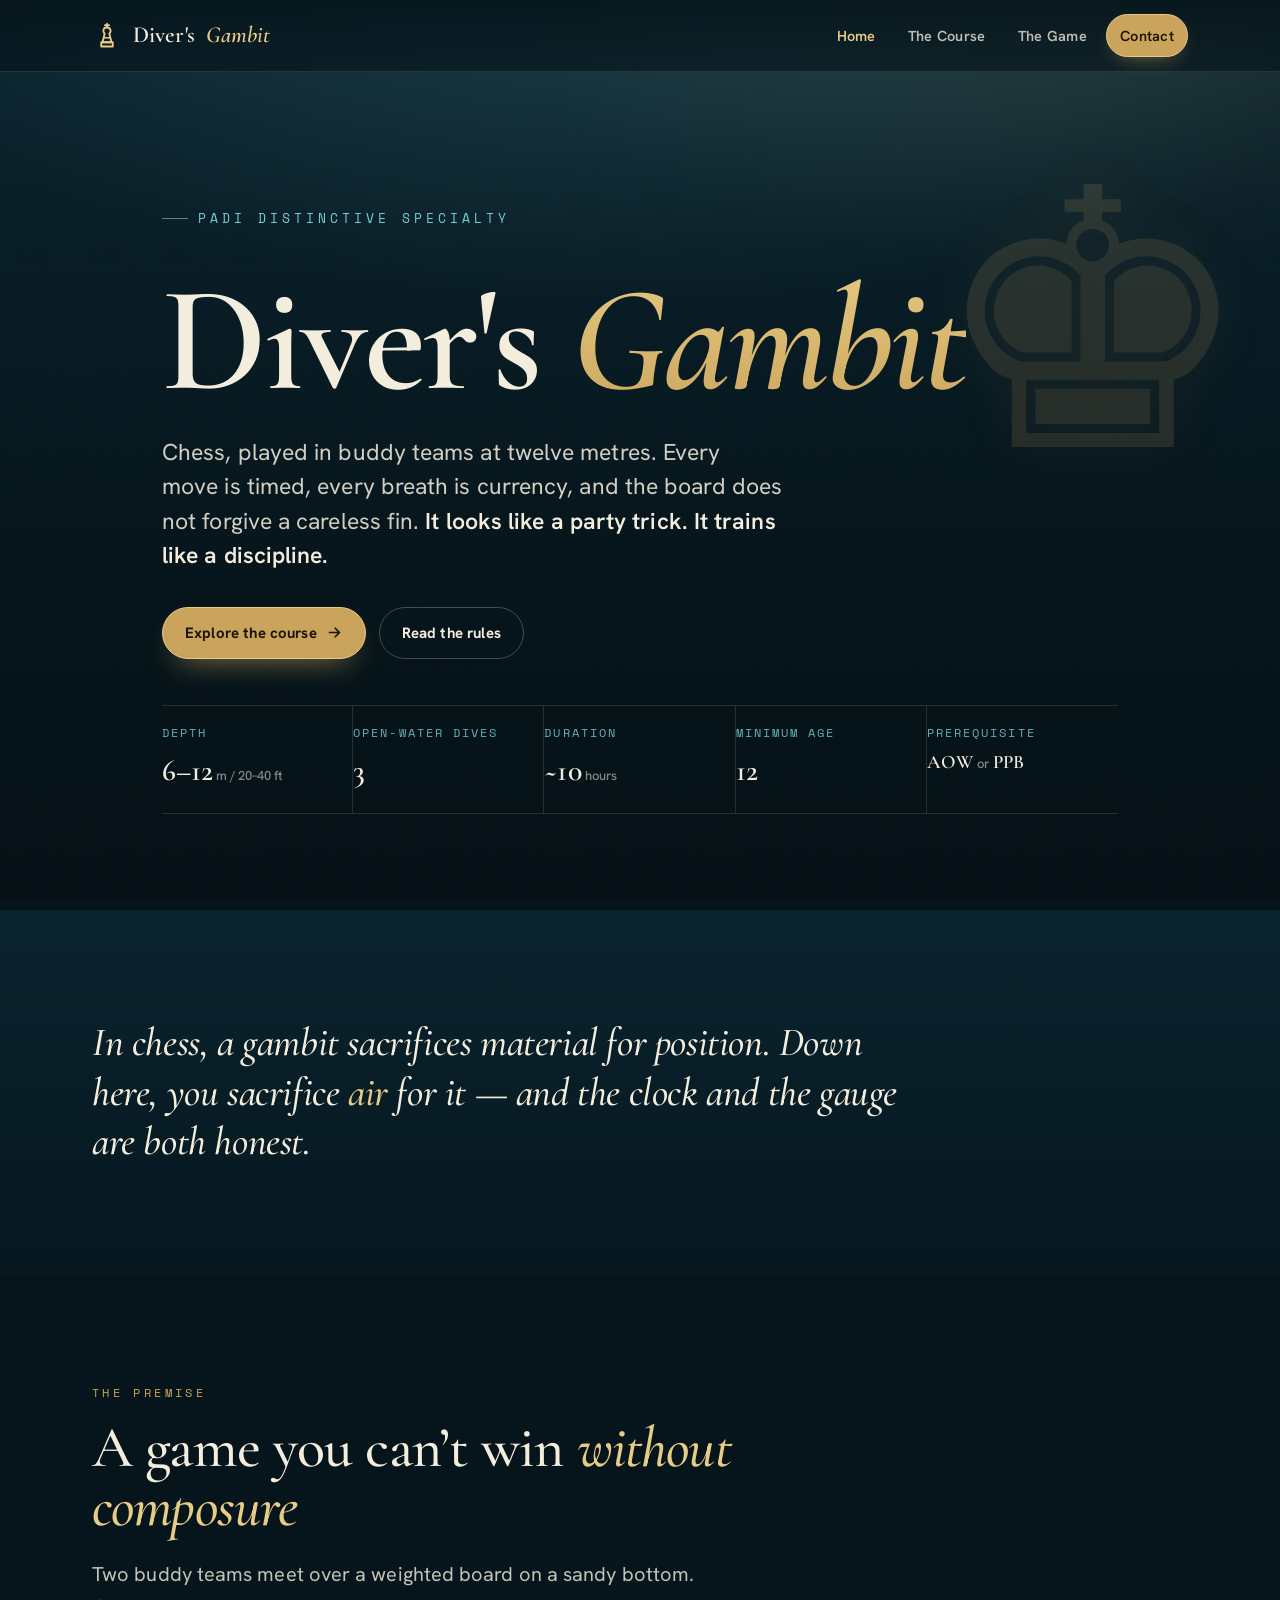
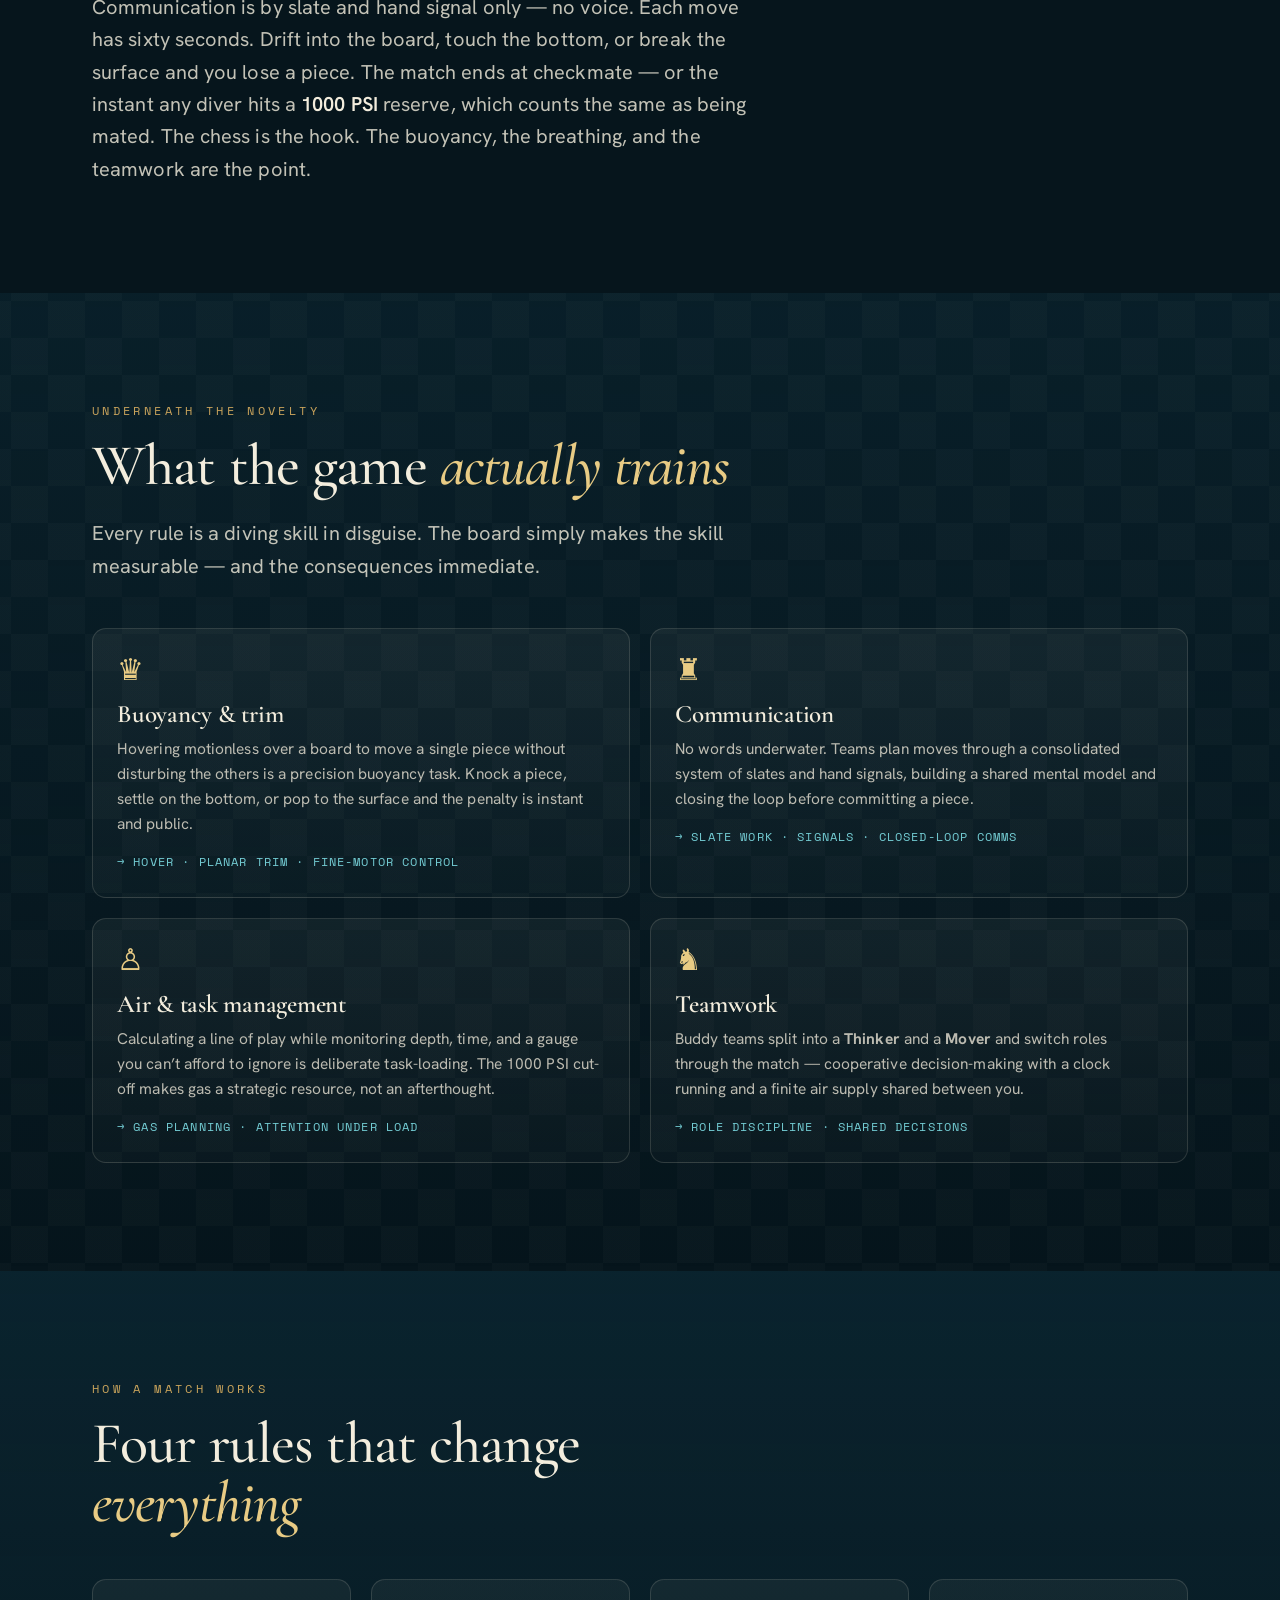
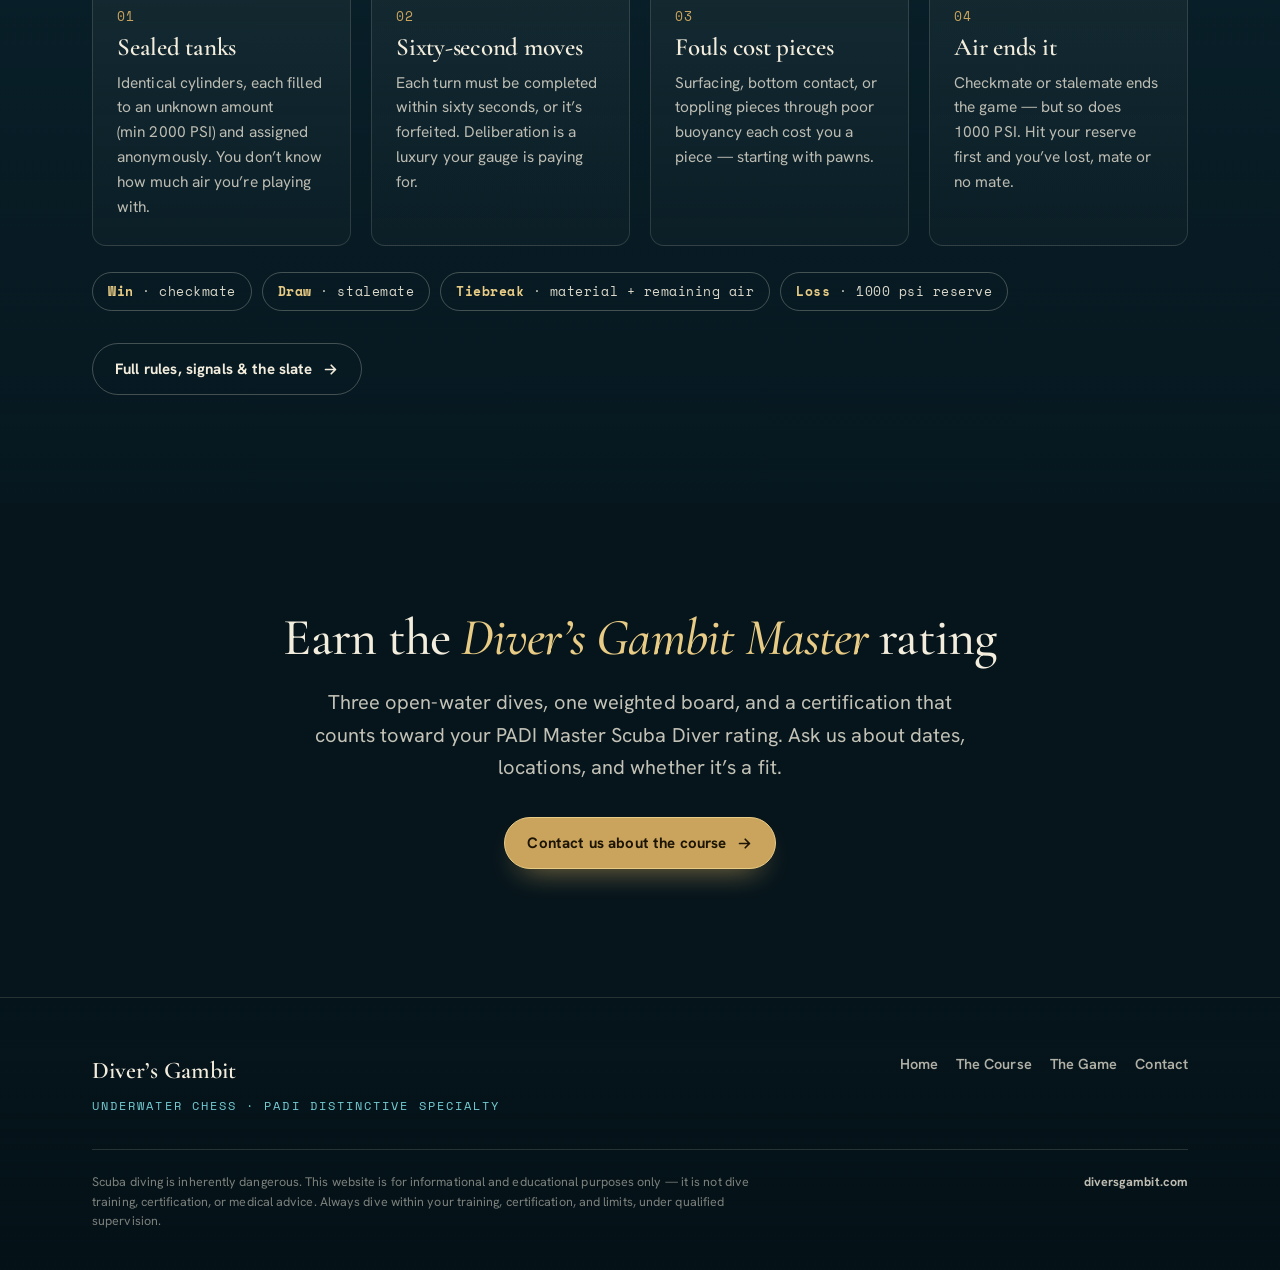
<file: index.html>
<!DOCTYPE html>
<html lang="en">
<head>
<meta charset="UTF-8">
<meta name="viewport" content="width=device-width, initial-scale=1.0">
<script>document.documentElement.classList.add('js')</script>
<title>Diver's Gambit — Chess at twelve metres · PADI Distinctive Specialty</title>
<meta name="description" content="The Diver's Gambit Specialty: a PADI distinctive specialty where buddy teams play timed chess underwater. A novelty wrapper around real training in buoyancy, communication, and air management.">
<meta name="theme-color" content="#06151c">
<link rel="canonical" href="https://diversgambit.com/">
<link rel="icon" href="favicon.svg" type="image/svg+xml">
<link rel="icon" href="favicon.ico" sizes="any">
<link rel="icon" type="image/png" sizes="32x32" href="favicon-32.png">
<link rel="icon" type="image/png" sizes="16x16" href="favicon-16.png">
<link rel="apple-touch-icon" href="apple-touch-icon.png">
<meta property="og:title" content="Diver's Gambit — Chess at twelve metres">
<meta property="og:description" content="A PADI distinctive specialty. Buddy teams play timed chess underwater while training buoyancy, communication, and air management.">
<meta property="og:type" content="website">
<link rel="preconnect" href="https://fonts.googleapis.com">
<link rel="preconnect" href="https://fonts.gstatic.com" crossorigin>
<link href="https://fonts.googleapis.com/css2?family=Cormorant+Garamond:ital,wght@0,500;0,600;0,700;1,500;1,600&family=Hanken+Grotesk:wght@400;500;600;700;800&family=Space+Mono:wght@400;700&display=swap" rel="stylesheet">
<link rel="stylesheet" href="styles.css">
<script src="nav.js" defer></script>
</head>
<body class="page">
<div class="grain" aria-hidden="true"></div>

<header class="site-nav">
  <div class="wrap">
    <a class="logo" href="index.html">
      <svg class="mark" viewBox="0 0 24 24" fill="none" stroke="currentColor" stroke-width="1.5" stroke-linecap="round" stroke-linejoin="round" aria-hidden="true">
        <path d="M12 2.2v2.4M10.4 3.4h3.2"/>
        <path d="M12 5.2c-1.7 0-2.9 1.2-2.9 2.7 0 .9.45 1.6 1.05 2.1L8.4 17h7.2l-1.75-7c.6-.5 1.05-1.2 1.05-2.1 0-1.5-1.2-2.7-2.9-2.7Z"/>
        <path d="M7.4 17h9.2v3.4H7.4z"/>
        <path d="M9.6 13.4h4.8" stroke-width="1.1"/>
      </svg>
      Diver's <b>Gambit</b>
    </a>
    <button class="nav-toggle" type="button" aria-label="Menu" aria-expanded="false" aria-controls="primary-nav"><svg viewBox="0 0 24 24" width="24" height="24" aria-hidden="true"><line x1="3" y1="6" x2="21" y2="6"/><line x1="3" y1="12" x2="21" y2="12"/><line x1="3" y1="18" x2="21" y2="18"/></svg></button>
    <nav id="primary-nav">
      <a href="index.html" class="active">Home</a>
      <a href="course.html">The Course</a>
      <a href="rules.html">The Game</a>
      <a href="contact.html" class="cta">Contact</a>
    </nav>
  </div>
</header>

<section class="hero">
  <span class="king" aria-hidden="true">&#9818;</span>
  <div class="wrap">
    <div class="eyebrow reveal d1">PADI Distinctive Specialty</div>
    <h1 class="reveal d2">Diver's <em>Gambit</em></h1>
    <p class="lede reveal d3">Chess, played in buddy teams at twelve metres. Every move is timed, every breath is currency, and the board does not forgive a careless fin. <b>It looks like a party trick. It trains like a discipline.</b></p>
    <div class="hero-cta reveal d4">
      <a class="btn btn-primary" href="course.html">Explore the course
        <svg viewBox="0 0 24 24" fill="none" stroke="currentColor" stroke-width="2.4"><path d="M5 12h14M13 6l6 6-6 6" stroke-linecap="round" stroke-linejoin="round"/></svg>
      </a>
      <a class="btn btn-ghost" href="rules.html">Read the rules</a>
    </div>

    <div class="facts reveal d5">
      <div class="f"><div class="k">Depth</div><div class="v">6&ndash;12<small> m / 20&ndash;40 ft</small></div></div>
      <div class="f"><div class="k">Open-water dives</div><div class="v">3</div></div>
      <div class="f"><div class="k">Duration</div><div class="v">~10<small> hours</small></div></div>
      <div class="f"><div class="k">Minimum age</div><div class="v">12</div></div>
      <div class="f"><div class="k">Prerequisite</div><div class="v" style="font-size:19px">AOW <small>or</small> PPB</div></div>
    </div>
  </div>
</section>

<section class="band tint">
  <div class="wrap">
    <p class="lead-quote">In chess, a gambit sacrifices material for position. Down here, you sacrifice <span>air</span> for it &mdash; and the clock and the gauge are both honest.</p>
  </div>
</section>

<section class="band">
  <div class="wrap">
    <div class="sec-head">
      <span class="sec-tag">The premise</span>
      <h2 class="sec">A game you can&rsquo;t win <em>without composure</em></h2>
      <p class="sec-lede">Two buddy teams meet over a weighted board on a sandy bottom. Communication is by slate and hand signal only &mdash; no voice. Each move has sixty seconds. Drift into the board, touch the bottom, or break the surface and you lose a piece. The match ends at checkmate &mdash; or the instant any diver hits a <b>1000&nbsp;PSI</b> reserve, which counts the same as being mated. The chess is the hook. The buoyancy, the breathing, and the teamwork are the point.</p>
    </div>
  </div>
</section>

<section class="band board">
  <div class="wrap">
    <div class="sec-head">
      <span class="sec-tag">Underneath the novelty</span>
      <h2 class="sec">What the game <em>actually trains</em></h2>
      <p class="sec-lede">Every rule is a diving skill in disguise. The board simply makes the skill measurable &mdash; and the consequences immediate.</p>
    </div>
    <div class="grid g2">
      <div class="card">
        <span class="glyph" aria-hidden="true">&#9819;</span>
        <h3>Buoyancy &amp; trim</h3>
        <p>Hovering motionless over a board to move a single piece without disturbing the others is a precision buoyancy task. Knock a piece, settle on the bottom, or pop to the surface and the penalty is instant and public.</p>
        <span class="tie">→ Hover · planar trim · fine-motor control</span>
      </div>
      <div class="card">
        <span class="glyph" aria-hidden="true">&#9820;</span>
        <h3>Communication</h3>
        <p>No words underwater. Teams plan moves through a consolidated system of slates and hand signals, building a shared mental model and closing the loop before committing a piece.</p>
        <span class="tie">→ Slate work · signals · closed-loop comms</span>
      </div>
      <div class="card">
        <span class="glyph" aria-hidden="true">&#9817;</span>
        <h3>Air &amp; task management</h3>
        <p>Calculating a line of play while monitoring depth, time, and a gauge you can&rsquo;t afford to ignore is deliberate task-loading. The 1000&nbsp;PSI cut-off makes gas a strategic resource, not an afterthought.</p>
        <span class="tie">→ Gas planning · attention under load</span>
      </div>
      <div class="card">
        <span class="glyph" aria-hidden="true">&#9822;</span>
        <h3>Teamwork</h3>
        <p>Buddy teams split into a <b>Thinker</b> and a <b>Mover</b> and switch roles through the match &mdash; cooperative decision-making with a clock running and a finite air supply shared between you.</p>
        <span class="tie">→ Role discipline · shared decisions</span>
      </div>
    </div>
  </div>
</section>

<section class="band tint">
  <div class="wrap">
    <div class="sec-head">
      <span class="sec-tag">How a match works</span>
      <h2 class="sec">Four rules that change <em>everything</em></h2>
    </div>
    <div class="grid g4" style="counter-reset:step">
      <div class="card step">
        <div class="num"></div>
        <h3 style="margin-top:8px">Sealed tanks</h3>
        <p>Identical cylinders, each filled to an unknown amount (min&nbsp;2000&nbsp;PSI) and assigned anonymously. You don&rsquo;t know how much air you&rsquo;re playing with.</p>
      </div>
      <div class="card step">
        <div class="num"></div>
        <h3 style="margin-top:8px">Sixty-second moves</h3>
        <p>Each turn must be completed within sixty seconds, or it&rsquo;s forfeited. Deliberation is a luxury your gauge is paying for.</p>
      </div>
      <div class="card step">
        <div class="num"></div>
        <h3 style="margin-top:8px">Fouls cost pieces</h3>
        <p>Surfacing, bottom contact, or toppling pieces through poor buoyancy each cost you a piece &mdash; starting with pawns.</p>
      </div>
      <div class="card step">
        <div class="num"></div>
        <h3 style="margin-top:8px">Air ends it</h3>
        <p>Checkmate or stalemate ends the game &mdash; but so does 1000&nbsp;PSI. Hit your reserve first and you&rsquo;ve lost, mate or no mate.</p>
      </div>
    </div>
    <div class="pill-row">
      <span class="pill"><b>Win</b> · checkmate</span>
      <span class="pill"><b>Draw</b> · stalemate</span>
      <span class="pill"><b>Tiebreak</b> · material&nbsp;+&nbsp;remaining&nbsp;air</span>
      <span class="pill"><b>Loss</b> · 1000&nbsp;psi reserve</span>
    </div>
    <div style="margin-top:32px">
      <a class="btn btn-ghost" href="rules.html">Full rules, signals &amp; the slate
        <svg viewBox="0 0 24 24" fill="none" stroke="currentColor" stroke-width="2.4"><path d="M5 12h14M13 6l6 6-6 6" stroke-linecap="round" stroke-linejoin="round"/></svg>
      </a>
    </div>
  </div>
</section>

<section class="band">
  <div class="wrap narrow" style="text-align:center">
    <h2 class="sec" style="font-size:clamp(30px,5vw,52px)">Earn the <em>Diver&rsquo;s Gambit Master</em> rating</h2>
    <p class="sec-lede" style="margin-inline:auto">Three open-water dives, one weighted board, and a certification that counts toward your PADI Master Scuba Diver rating. Ask us about dates, locations, and whether it&rsquo;s a fit.</p>
    <div class="hero-cta" style="justify-content:center">
      <a class="btn btn-primary" href="contact.html">Contact us about the course
        <svg viewBox="0 0 24 24" fill="none" stroke="currentColor" stroke-width="2.4"><path d="M5 12h14M13 6l6 6-6 6" stroke-linecap="round" stroke-linejoin="round"/></svg>
      </a>
    </div>
  </div>
</section>

<footer class="site">
  <div class="wrap">
    <div class="ft-top">
      <div class="ft-brand">Diver&rsquo;s Gambit<span>Underwater Chess · PADI Distinctive Specialty</span></div>
      <nav>
        <a href="index.html">Home</a><a href="course.html">The Course</a><a href="rules.html">The Game</a><a href="contact.html">Contact</a>
      </nav>
    </div>
    <div class="ft-base">
      <span class="disclaimer">Scuba diving is inherently dangerous. This website is for informational and educational purposes only &mdash; it is not dive training, certification, or medical advice. Always dive within your training, certification, and limits, under qualified supervision.</span>
      <span><b>diversgambit.com</b></span>
    </div>
  </div>
</footer>

</body>
</html>
</file>
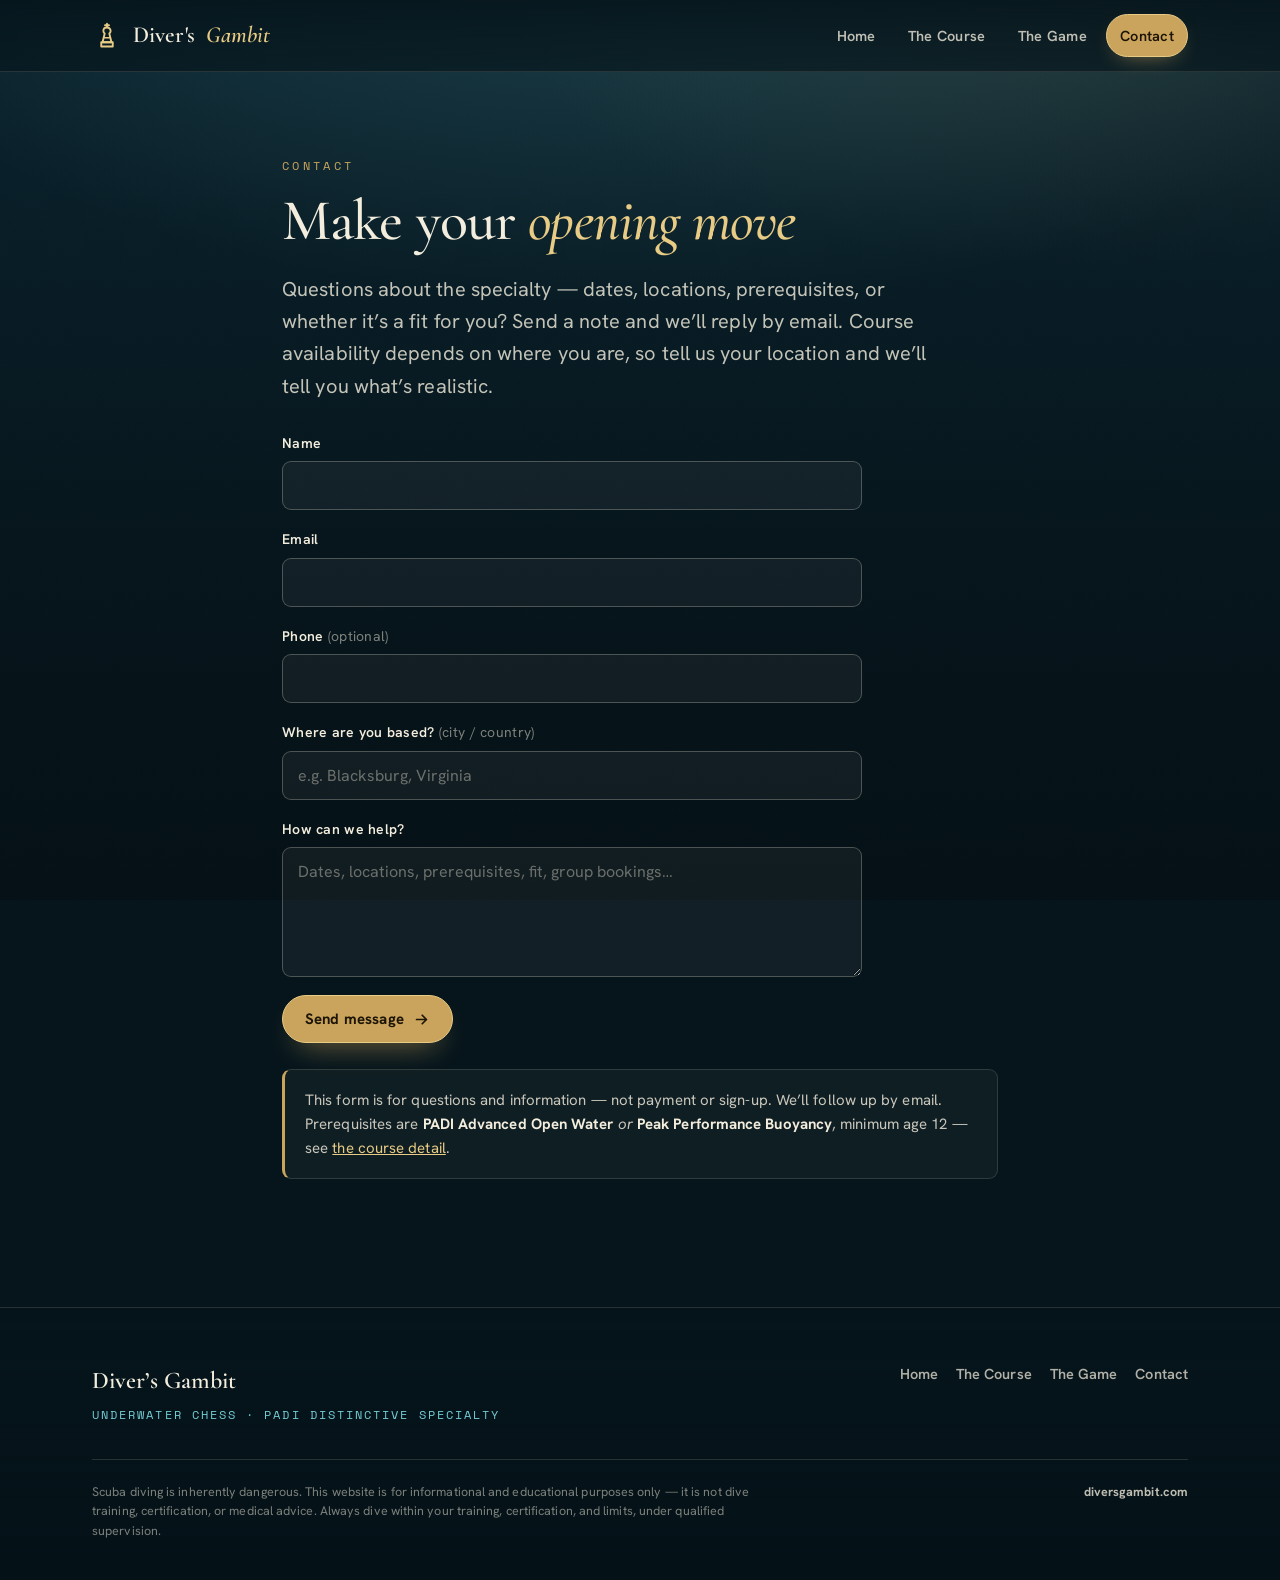
<file: contact.html>
<!DOCTYPE html>
<html lang="en">
<head>
<meta charset="UTF-8">
<meta name="viewport" content="width=device-width, initial-scale=1.0">
<script>document.documentElement.classList.add('js')</script>
<title>Contact — Diver's Gambit Specialty</title>
<meta name="description" content="Questions about the Diver's Gambit specialty — dates, locations, prerequisites, or whether it's a fit? Get in touch.">
<meta name="theme-color" content="#06151c">
<link rel="canonical" href="https://diversgambit.com/contact.html">
<link rel="icon" href="favicon.svg" type="image/svg+xml">
<link rel="icon" href="favicon.ico" sizes="any">
<link rel="icon" type="image/png" sizes="32x32" href="favicon-32.png">
<link rel="icon" type="image/png" sizes="16x16" href="favicon-16.png">
<link rel="apple-touch-icon" href="apple-touch-icon.png">
<link rel="preconnect" href="https://fonts.googleapis.com">
<link rel="preconnect" href="https://fonts.gstatic.com" crossorigin>
<link href="https://fonts.googleapis.com/css2?family=Cormorant+Garamond:ital,wght@0,500;0,600;0,700;1,500;1,600&family=Hanken+Grotesk:wght@400;500;600;700;800&family=Space+Mono:wght@400;700&display=swap" rel="stylesheet">
<link rel="stylesheet" href="styles.css">
<script src="nav.js" defer></script>
</head>
<body class="page">
<div class="grain" aria-hidden="true"></div>

<header class="site-nav">
  <div class="wrap">
    <a class="logo" href="index.html">
      <svg class="mark" viewBox="0 0 24 24" fill="none" stroke="currentColor" stroke-width="1.5" stroke-linecap="round" stroke-linejoin="round" aria-hidden="true">
        <path d="M12 2.2v2.4M10.4 3.4h3.2"/>
        <path d="M12 5.2c-1.7 0-2.9 1.2-2.9 2.7 0 .9.45 1.6 1.05 2.1L8.4 17h7.2l-1.75-7c.6-.5 1.05-1.2 1.05-2.1 0-1.5-1.2-2.7-2.9-2.7Z"/>
        <path d="M7.4 17h9.2v3.4H7.4z"/>
        <path d="M9.6 13.4h4.8" stroke-width="1.1"/>
      </svg>
      Diver's <b>Gambit</b>
    </a>
    <button class="nav-toggle" type="button" aria-label="Menu" aria-expanded="false" aria-controls="primary-nav"><svg viewBox="0 0 24 24" width="24" height="24" aria-hidden="true"><line x1="3" y1="6" x2="21" y2="6"/><line x1="3" y1="12" x2="21" y2="12"/><line x1="3" y1="18" x2="21" y2="18"/></svg></button>
    <nav id="primary-nav">
      <a href="index.html">Home</a>
      <a href="course.html">The Course</a>
      <a href="rules.html">The Game</a>
      <a href="contact.html" class="cta active">Contact</a>
    </nav>
  </div>
</header>

<section class="band" style="padding-top:clamp(48px,8vw,84px)">
  <div class="wrap narrow">
    <div class="sec-head reveal d1">
      <span class="sec-tag">Contact</span>
      <h2 class="sec">Make your <em>opening move</em></h2>
      <p class="sec-lede">Questions about the specialty &mdash; dates, locations, prerequisites, or whether it&rsquo;s a fit for you? Send a note and we&rsquo;ll reply by email. Course availability depends on where you are, so tell us your location and we&rsquo;ll tell you what&rsquo;s realistic.</p>
    </div>

    <!-- Netlify Forms: detected at deploy; submissions land in your Netlify
         dashboard. The destination email is set in Netlify settings, never in
         this page's source. The honeypot field guards against bots. -->
    <form name="contact" method="POST" action="/thanks.html" data-netlify="true" data-netlify-honeypot="bot-field" class="form reveal d2">
      <input type="hidden" name="form-name" value="contact">
      <p class="hp"><label>Don&rsquo;t fill this out: <input name="bot-field"></label></p>

      <div class="frow">
        <label for="f-name">Name</label>
        <input id="f-name" name="name" type="text" autocomplete="name" required>
      </div>
      <div class="frow">
        <label for="f-email">Email</label>
        <input id="f-email" name="email" type="email" autocomplete="email" required>
      </div>
      <div class="frow">
        <label for="f-phone">Phone <span class="opt">(optional)</span></label>
        <input id="f-phone" name="phone" type="tel" autocomplete="tel">
      </div>
      <div class="frow">
        <label for="f-loc">Where are you based? <span class="opt">(city / country)</span></label>
        <input id="f-loc" name="location" type="text" autocomplete="address-level2" placeholder="e.g. Blacksburg, Virginia">
      </div>
      <div class="frow">
        <label for="f-msg">How can we help?</label>
        <textarea id="f-msg" name="message" placeholder="Dates, locations, prerequisites, fit, group bookings&hellip;" required></textarea>
      </div>

      <button class="btn btn-primary" type="submit">Send message
        <svg viewBox="0 0 24 24" fill="none" stroke="currentColor" stroke-width="2.4"><path d="M5 12h14M13 6l6 6-6 6" stroke-linecap="round" stroke-linejoin="round"/></svg>
      </button>
    </form>

    <div class="note reveal d3" style="margin-top:26px">This form is for questions and information &mdash; not payment or sign-up. We&rsquo;ll follow up by email. Prerequisites are <b>PADI Advanced Open Water</b> <i>or</i> <b>Peak Performance Buoyancy</b>, minimum age 12 &mdash; see <a href="course.html" style="color:var(--brass-bright)">the course detail</a>.</div>
  </div>
</section>

<footer class="site">
  <div class="wrap">
    <div class="ft-top">
      <div class="ft-brand">Diver&rsquo;s Gambit<span>Underwater Chess · PADI Distinctive Specialty</span></div>
      <nav>
        <a href="index.html">Home</a><a href="course.html">The Course</a><a href="rules.html">The Game</a><a href="contact.html">Contact</a>
      </nav>
    </div>
    <div class="ft-base">
      <span class="disclaimer">Scuba diving is inherently dangerous. This website is for informational and educational purposes only &mdash; it is not dive training, certification, or medical advice. Always dive within your training, certification, and limits, under qualified supervision.</span>
      <span><b>diversgambit.com</b></span>
    </div>
  </div>
</footer>

</body>
</html>
</file>
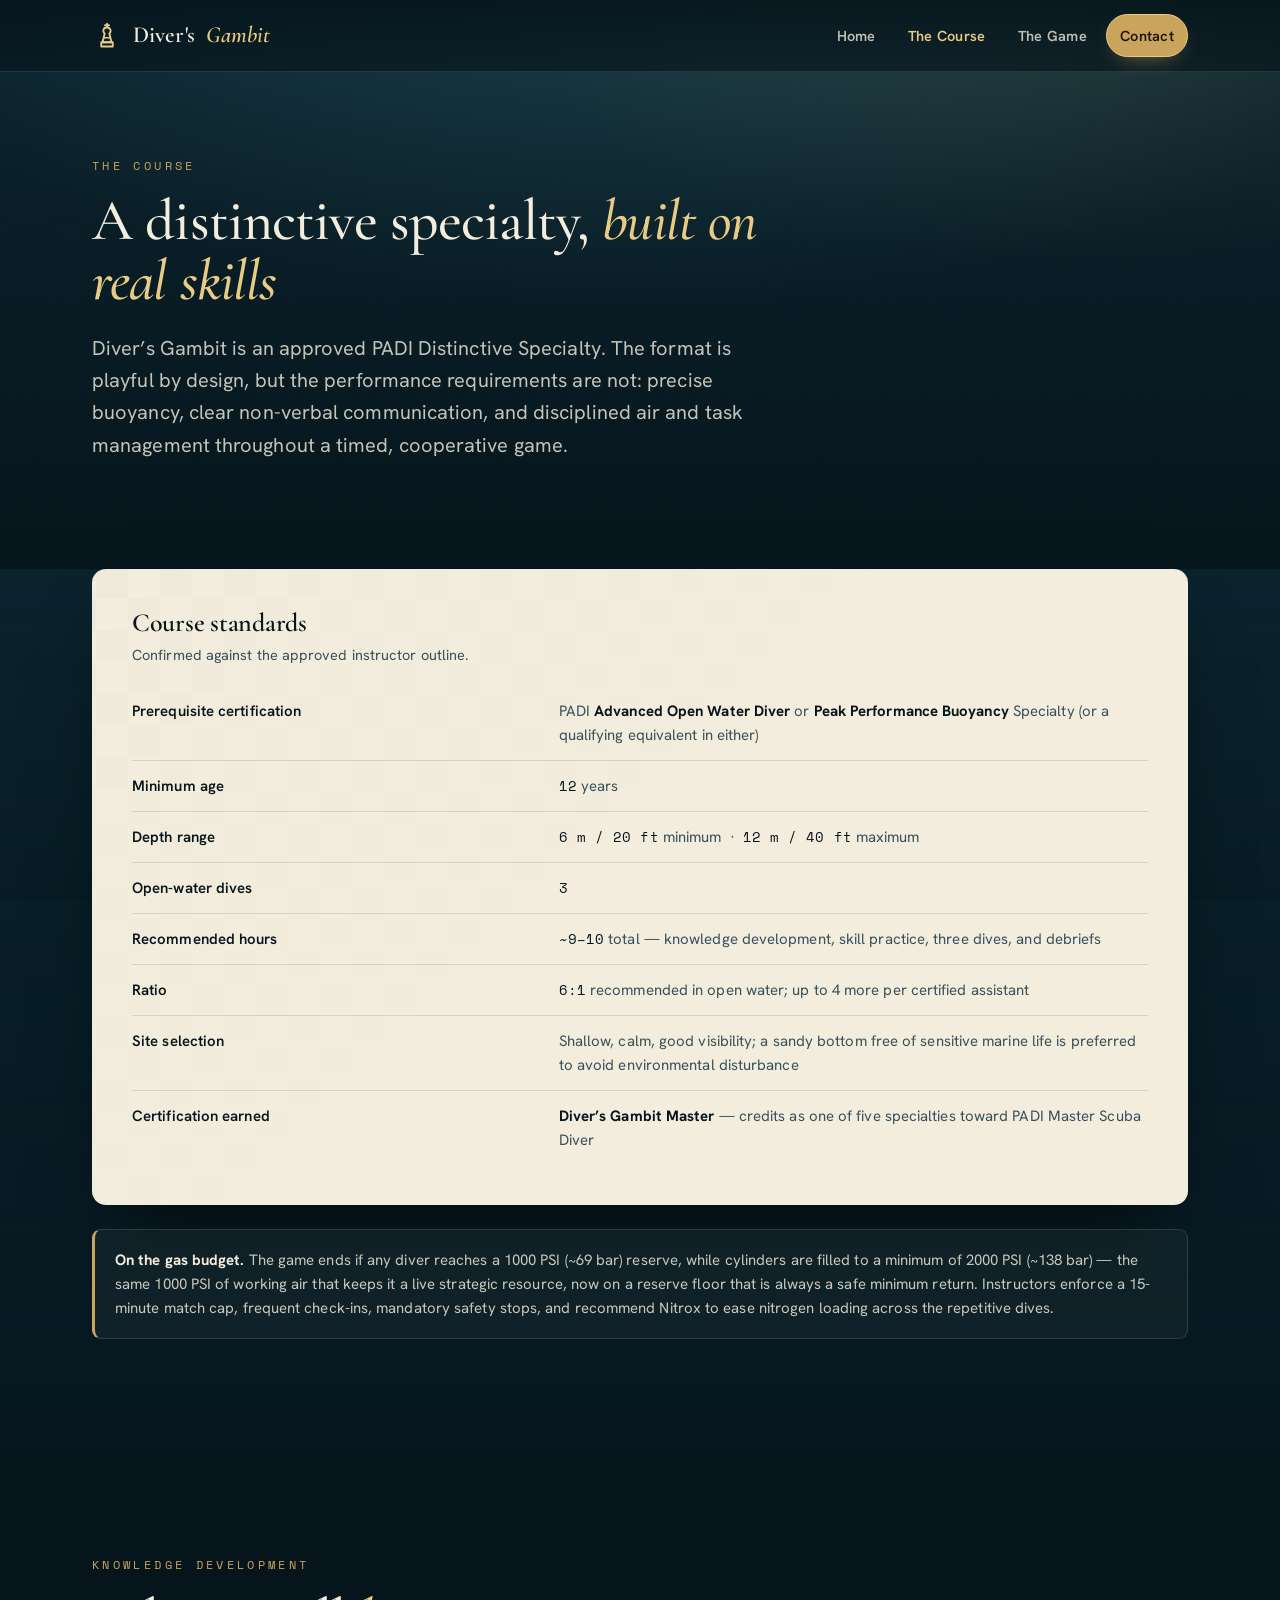
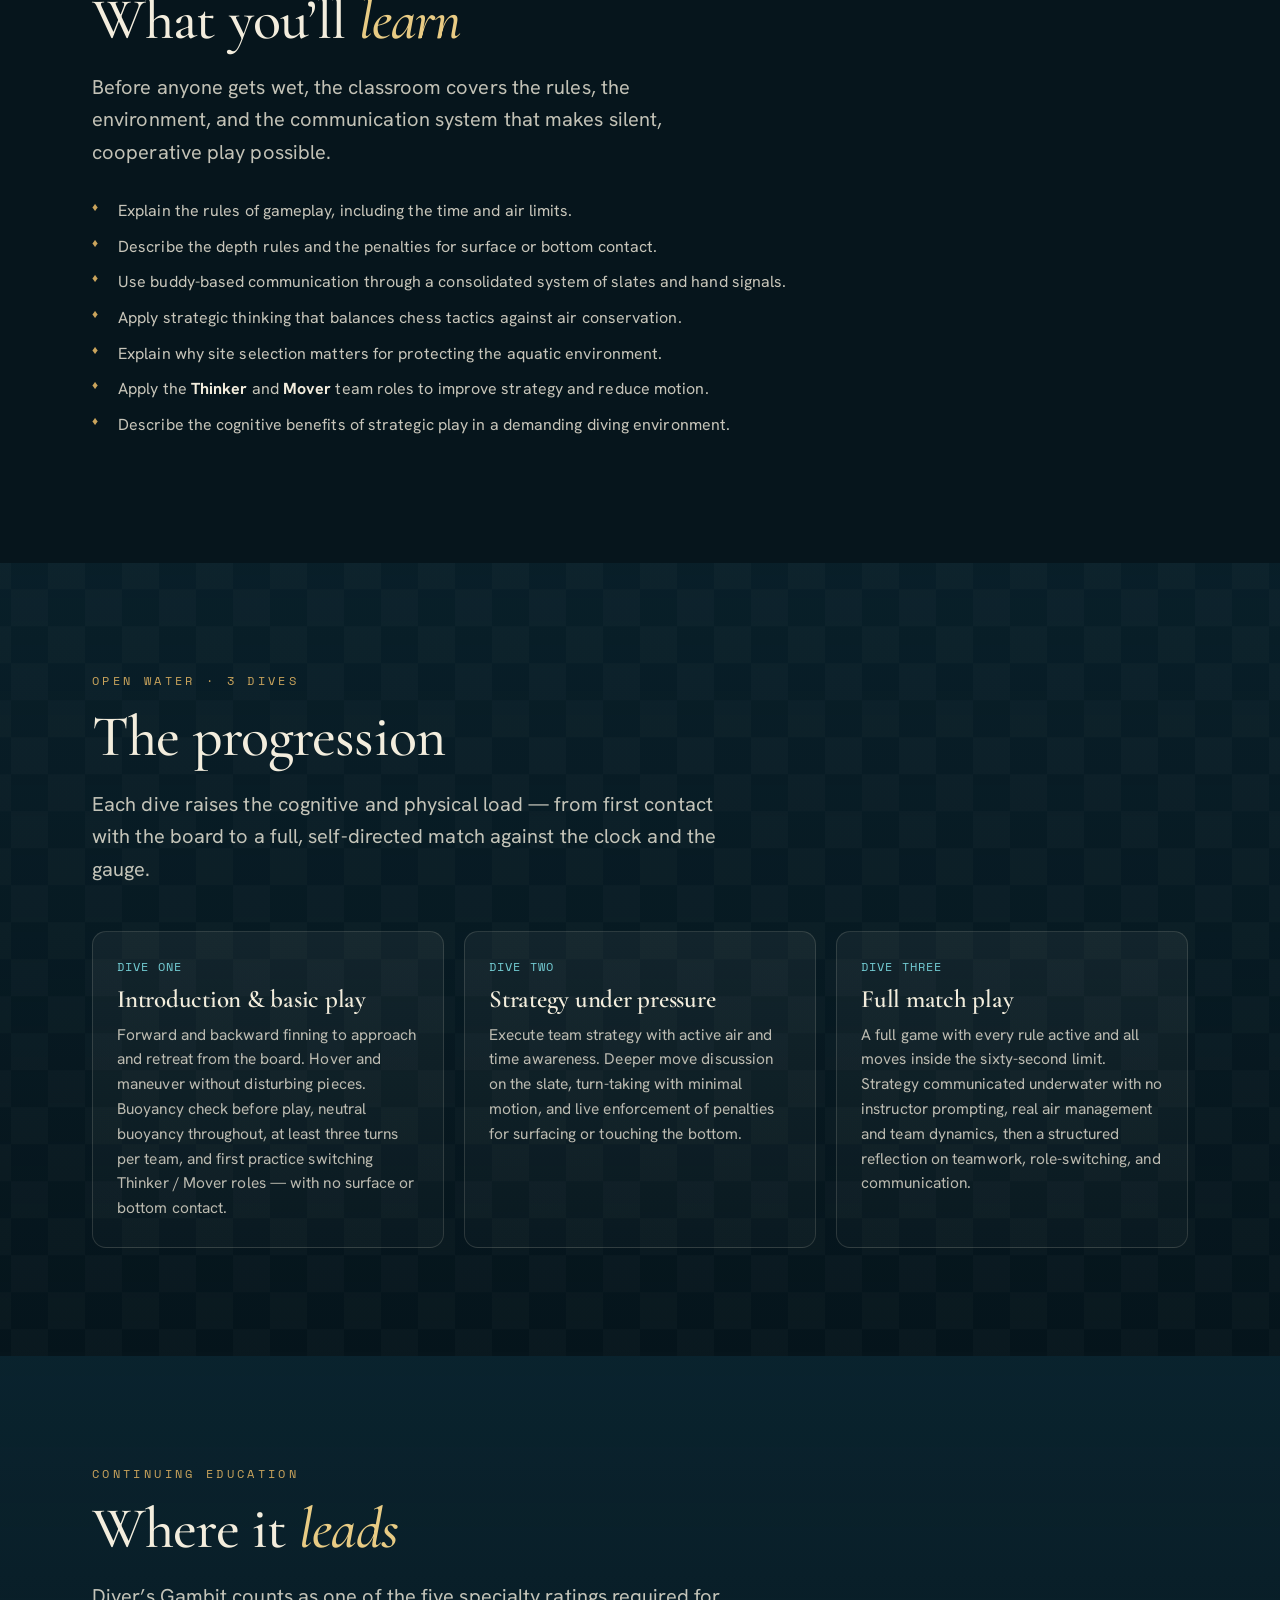
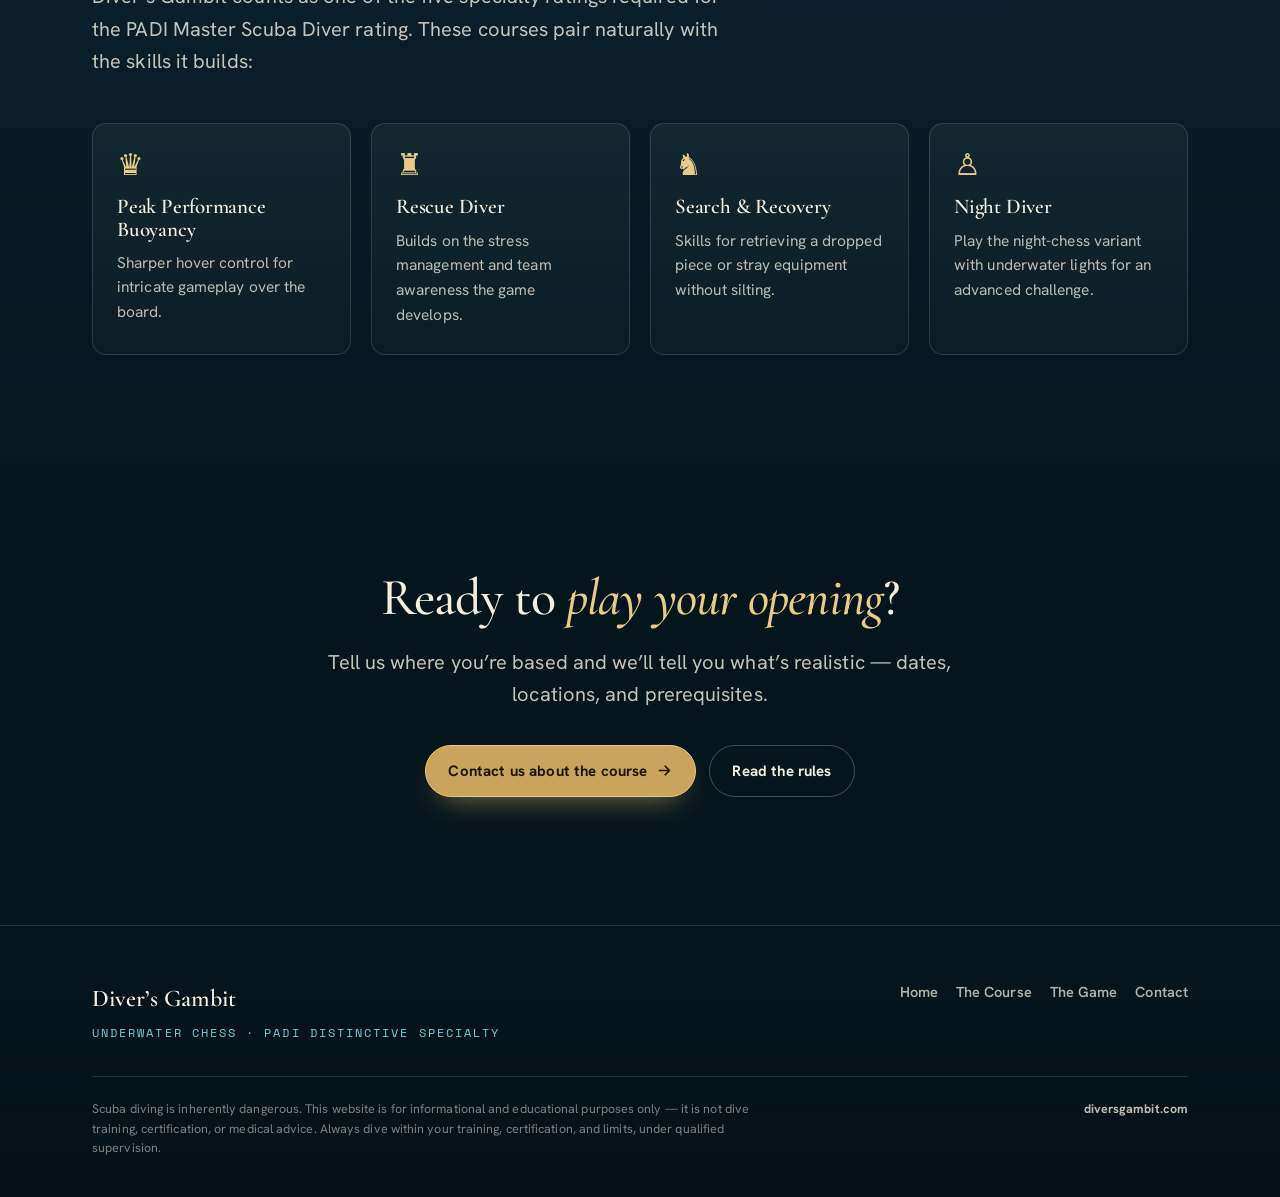
<file: course.html>
<!DOCTYPE html>
<html lang="en">
<head>
<meta charset="UTF-8">
<meta name="viewport" content="width=device-width, initial-scale=1.0">
<script>document.documentElement.classList.add('js')</script>
<title>The Course — Diver's Gambit Specialty</title>
<meta name="description" content="Course standards, the three open-water dives, learning objectives, and continuing-education pathways for the Diver's Gambit PADI distinctive specialty.">
<meta name="theme-color" content="#06151c">
<link rel="canonical" href="https://diversgambit.com/course.html">
<link rel="icon" href="favicon.svg" type="image/svg+xml">
<link rel="icon" href="favicon.ico" sizes="any">
<link rel="icon" type="image/png" sizes="32x32" href="favicon-32.png">
<link rel="icon" type="image/png" sizes="16x16" href="favicon-16.png">
<link rel="apple-touch-icon" href="apple-touch-icon.png">
<link rel="preconnect" href="https://fonts.googleapis.com">
<link rel="preconnect" href="https://fonts.gstatic.com" crossorigin>
<link href="https://fonts.googleapis.com/css2?family=Cormorant+Garamond:ital,wght@0,500;0,600;0,700;1,500;1,600&family=Hanken+Grotesk:wght@400;500;600;700;800&family=Space+Mono:wght@400;700&display=swap" rel="stylesheet">
<link rel="stylesheet" href="styles.css">
<script src="nav.js" defer></script>
</head>
<body class="page">
<div class="grain" aria-hidden="true"></div>

<header class="site-nav">
  <div class="wrap">
    <a class="logo" href="index.html">
      <svg class="mark" viewBox="0 0 24 24" fill="none" stroke="currentColor" stroke-width="1.5" stroke-linecap="round" stroke-linejoin="round" aria-hidden="true">
        <path d="M12 2.2v2.4M10.4 3.4h3.2"/>
        <path d="M12 5.2c-1.7 0-2.9 1.2-2.9 2.7 0 .9.45 1.6 1.05 2.1L8.4 17h7.2l-1.75-7c.6-.5 1.05-1.2 1.05-2.1 0-1.5-1.2-2.7-2.9-2.7Z"/>
        <path d="M7.4 17h9.2v3.4H7.4z"/>
        <path d="M9.6 13.4h4.8" stroke-width="1.1"/>
      </svg>
      Diver's <b>Gambit</b>
    </a>
    <button class="nav-toggle" type="button" aria-label="Menu" aria-expanded="false" aria-controls="primary-nav"><svg viewBox="0 0 24 24" width="24" height="24" aria-hidden="true"><line x1="3" y1="6" x2="21" y2="6"/><line x1="3" y1="12" x2="21" y2="12"/><line x1="3" y1="18" x2="21" y2="18"/></svg></button>
    <nav id="primary-nav">
      <a href="index.html">Home</a>
      <a href="course.html" class="active">The Course</a>
      <a href="rules.html">The Game</a>
      <a href="contact.html" class="cta">Contact</a>
    </nav>
  </div>
</header>

<section class="band" style="padding-top:clamp(48px,8vw,84px)">
  <div class="wrap">
    <div class="sec-head reveal d1">
      <span class="sec-tag">The Course</span>
      <h2 class="sec">A distinctive specialty, <em>built on real skills</em></h2>
      <p class="sec-lede">Diver&rsquo;s Gambit is an approved PADI Distinctive Specialty. The format is playful by design, but the performance requirements are not: precise buoyancy, clear non-verbal communication, and disciplined air and task management throughout a timed, cooperative game.</p>
    </div>
  </div>
</section>

<section class="band tint" style="padding-top:0">
  <div class="wrap">
    <div class="panel reveal d2">
      <h3>Course standards</h3>
      <p class="sub">Confirmed against the approved instructor outline.</p>
      <table class="specs">
        <tr><th>Prerequisite certification</th><td>PADI <b>Advanced Open Water Diver</b> or <b>Peak Performance Buoyancy</b> Specialty (or a qualifying equivalent in either)</td></tr>
        <tr><th>Minimum age</th><td><span class="mono">12</span> years</td></tr>
        <tr><th>Depth range</th><td><span class="mono">6 m / 20 ft</span> minimum &nbsp;·&nbsp; <span class="mono">12 m / 40 ft</span> maximum</td></tr>
        <tr><th>Open-water dives</th><td><span class="mono">3</span></td></tr>
        <tr><th>Recommended hours</th><td><span class="mono">~9&ndash;10</span> total &mdash; knowledge development, skill practice, three dives, and debriefs</td></tr>
        <tr><th>Ratio</th><td><span class="mono">6:1</span> recommended in open water; up to 4 more per certified assistant</td></tr>
        <tr><th>Site selection</th><td>Shallow, calm, good visibility; a sandy bottom free of sensitive marine life is preferred to avoid environmental disturbance</td></tr>
        <tr><th>Certification earned</th><td><b>Diver&rsquo;s Gambit Master</b> &mdash; credits as one of five specialties toward PADI Master Scuba Diver</td></tr>
      </table>
    </div>
    <div class="note reveal d3"><b>On the gas budget.</b> The game ends if any diver reaches a 1000&nbsp;PSI (~69&nbsp;bar) reserve, while cylinders are filled to a minimum of 2000&nbsp;PSI (~138&nbsp;bar) &mdash; the same 1000&nbsp;PSI of working air that keeps it a live strategic resource, now on a reserve floor that is always a safe minimum return. Instructors enforce a 15-minute match cap, frequent check-ins, mandatory safety stops, and recommend Nitrox to ease nitrogen loading across the repetitive dives.</div>
  </div>
</section>

<section class="band">
  <div class="wrap">
    <div class="sec-head">
      <span class="sec-tag">Knowledge development</span>
      <h2 class="sec">What you&rsquo;ll <em>learn</em></h2>
      <p class="sec-lede">Before anyone gets wet, the classroom covers the rules, the environment, and the communication system that makes silent, cooperative play possible.</p>
    </div>
    <div class="prose" style="margin-top:30px;max-width:760px">
      <ul>
        <li>Explain the rules of gameplay, including the time and air limits.</li>
        <li>Describe the depth rules and the penalties for surface or bottom contact.</li>
        <li>Use buddy-based communication through a consolidated system of slates and hand signals.</li>
        <li>Apply strategic thinking that balances chess tactics against air conservation.</li>
        <li>Explain why site selection matters for protecting the aquatic environment.</li>
        <li>Apply the <b>Thinker</b> and <b>Mover</b> team roles to improve strategy and reduce motion.</li>
        <li>Describe the cognitive benefits of strategic play in a demanding diving environment.</li>
      </ul>
    </div>
  </div>
</section>

<section class="band board">
  <div class="wrap">
    <div class="sec-head">
      <span class="sec-tag">Open water · 3 dives</span>
      <h2 class="sec">The progression</h2>
      <p class="sec-lede">Each dive raises the cognitive and physical load &mdash; from first contact with the board to a full, self-directed match against the clock and the gauge.</p>
    </div>
    <div class="grid g3">
      <div class="card">
        <span class="tie" style="margin-top:0;margin-bottom:10px">Dive One</span>
        <h3>Introduction &amp; basic play</h3>
        <p>Forward and backward finning to approach and retreat from the board. Hover and maneuver without disturbing pieces. Buoyancy check before play, neutral buoyancy throughout, at least three turns per team, and first practice switching Thinker / Mover roles &mdash; with no surface or bottom contact.</p>
      </div>
      <div class="card">
        <span class="tie" style="margin-top:0;margin-bottom:10px">Dive Two</span>
        <h3>Strategy under pressure</h3>
        <p>Execute team strategy with active air and time awareness. Deeper move discussion on the slate, turn-taking with minimal motion, and live enforcement of penalties for surfacing or touching the bottom.</p>
      </div>
      <div class="card">
        <span class="tie" style="margin-top:0;margin-bottom:10px">Dive Three</span>
        <h3>Full match play</h3>
        <p>A full game with every rule active and all moves inside the sixty-second limit. Strategy communicated underwater with no instructor prompting, real air management and team dynamics, then a structured reflection on teamwork, role-switching, and communication.</p>
      </div>
    </div>
  </div>
</section>

<section class="band tint">
  <div class="wrap">
    <div class="sec-head">
      <span class="sec-tag">Continuing education</span>
      <h2 class="sec">Where it <em>leads</em></h2>
      <p class="sec-lede">Diver&rsquo;s Gambit counts as one of the five specialty ratings required for the PADI Master Scuba Diver rating. These courses pair naturally with the skills it builds:</p>
    </div>
    <div class="grid g4">
      <div class="card"><span class="glyph" aria-hidden="true">&#9819;</span><h3 style="font-size:21px">Peak Performance Buoyancy</h3><p>Sharper hover control for intricate gameplay over the board.</p></div>
      <div class="card"><span class="glyph" aria-hidden="true">&#9820;</span><h3 style="font-size:21px">Rescue Diver</h3><p>Builds on the stress management and team awareness the game develops.</p></div>
      <div class="card"><span class="glyph" aria-hidden="true">&#9822;</span><h3 style="font-size:21px">Search &amp; Recovery</h3><p>Skills for retrieving a dropped piece or stray equipment without silting.</p></div>
      <div class="card"><span class="glyph" aria-hidden="true">&#9817;</span><h3 style="font-size:21px">Night Diver</h3><p>Play the night-chess variant with underwater lights for an advanced challenge.</p></div>
    </div>
  </div>
</section>

<section class="band">
  <div class="wrap narrow" style="text-align:center">
    <h2 class="sec" style="font-size:clamp(30px,5vw,52px)">Ready to <em>play your opening</em>?</h2>
    <p class="sec-lede" style="margin-inline:auto">Tell us where you&rsquo;re based and we&rsquo;ll tell you what&rsquo;s realistic &mdash; dates, locations, and prerequisites.</p>
    <div class="hero-cta" style="justify-content:center">
      <a class="btn btn-primary" href="contact.html">Contact us about the course
        <svg viewBox="0 0 24 24" fill="none" stroke="currentColor" stroke-width="2.4"><path d="M5 12h14M13 6l6 6-6 6" stroke-linecap="round" stroke-linejoin="round"/></svg>
      </a>
      <a class="btn btn-ghost" href="rules.html">Read the rules</a>
    </div>
  </div>
</section>

<footer class="site">
  <div class="wrap">
    <div class="ft-top">
      <div class="ft-brand">Diver&rsquo;s Gambit<span>Underwater Chess · PADI Distinctive Specialty</span></div>
      <nav>
        <a href="index.html">Home</a><a href="course.html">The Course</a><a href="rules.html">The Game</a><a href="contact.html">Contact</a>
      </nav>
    </div>
    <div class="ft-base">
      <span class="disclaimer">Scuba diving is inherently dangerous. This website is for informational and educational purposes only &mdash; it is not dive training, certification, or medical advice. Always dive within your training, certification, and limits, under qualified supervision.</span>
      <span><b>diversgambit.com</b></span>
    </div>
  </div>
</footer>

</body>
</html>
</file>
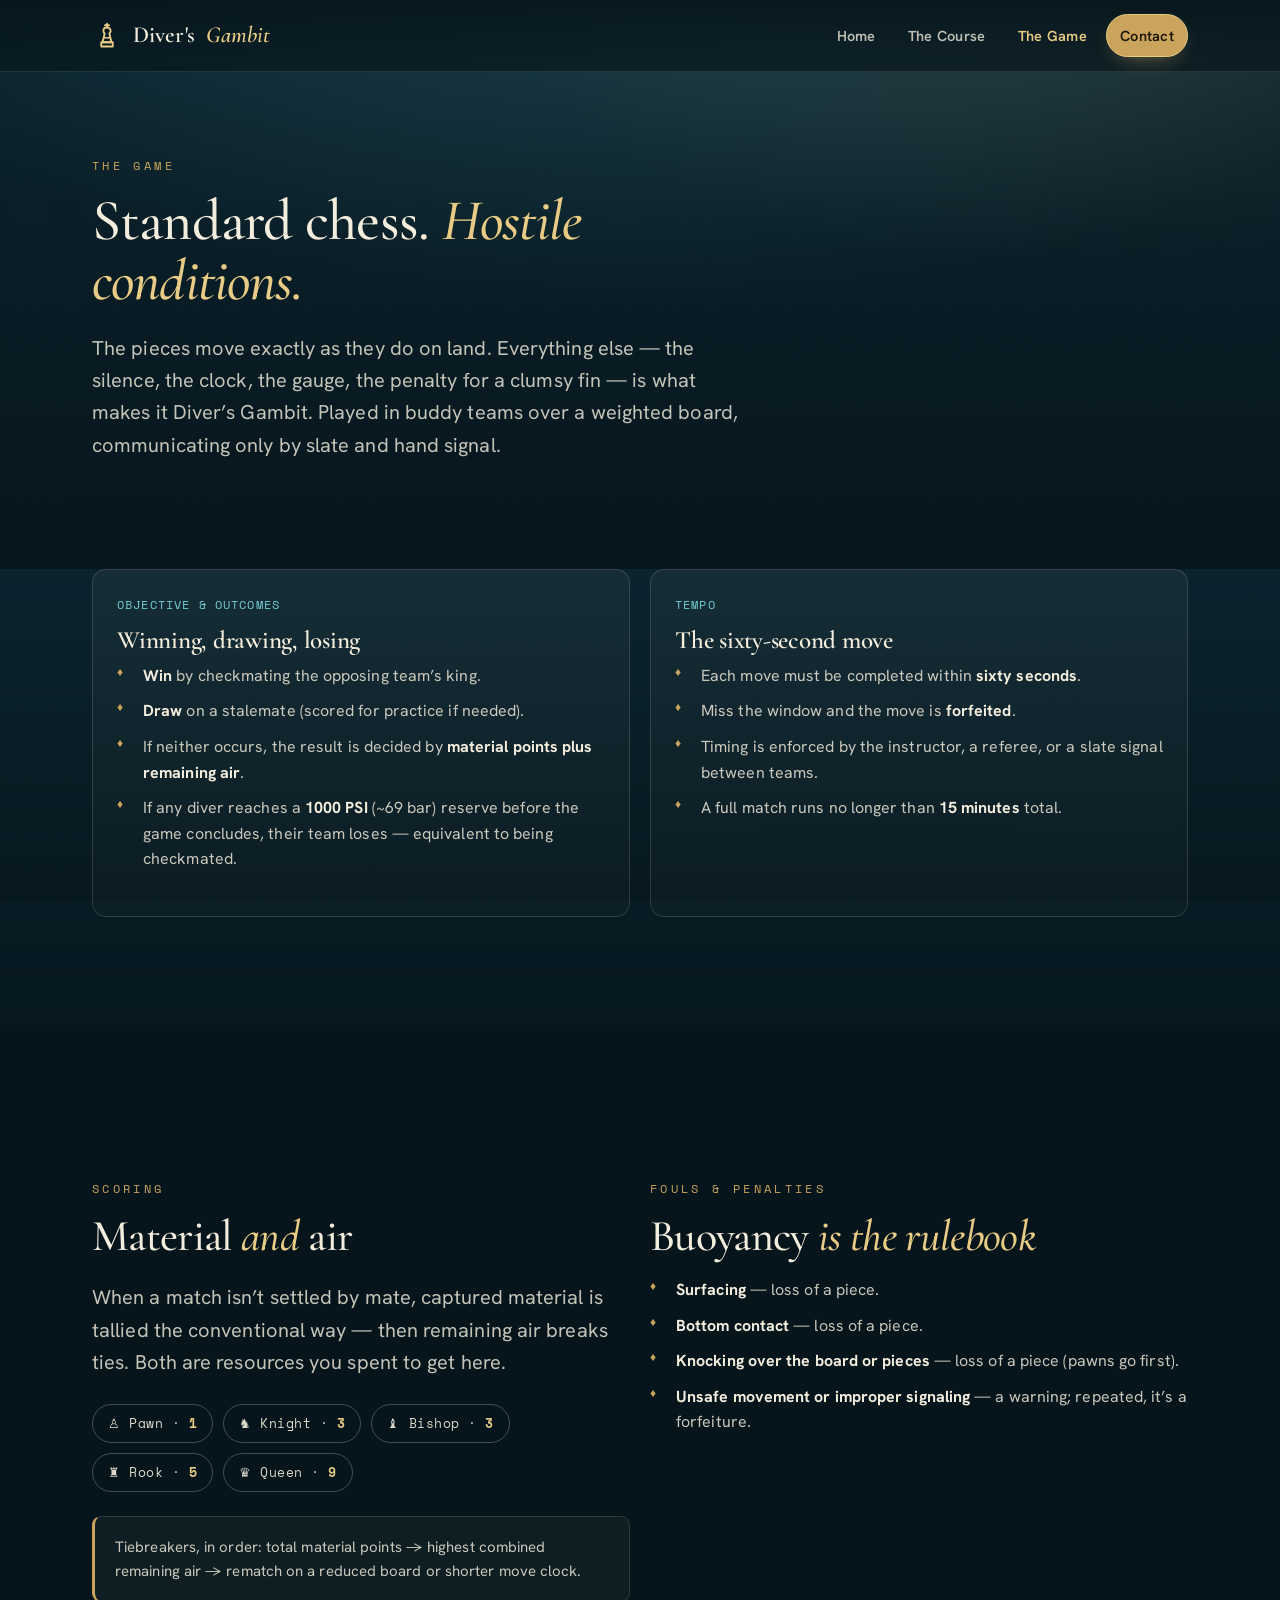
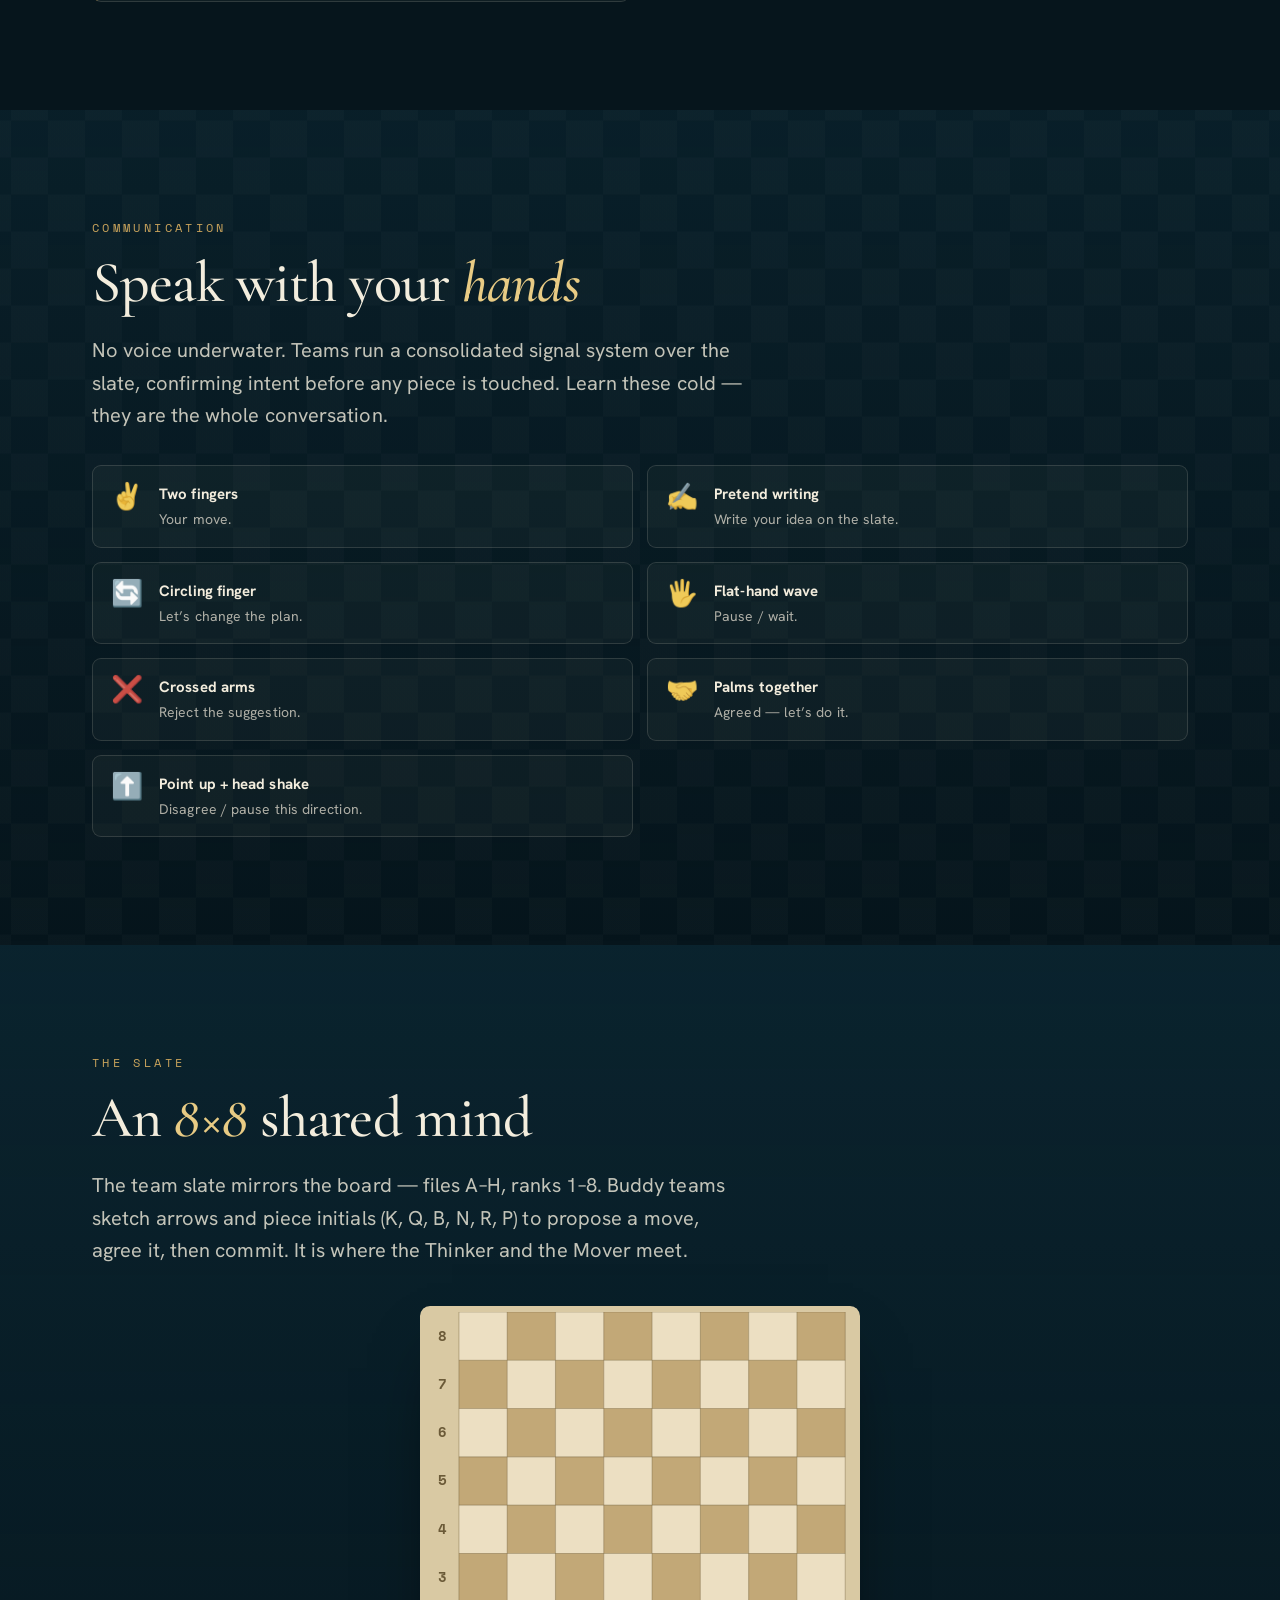
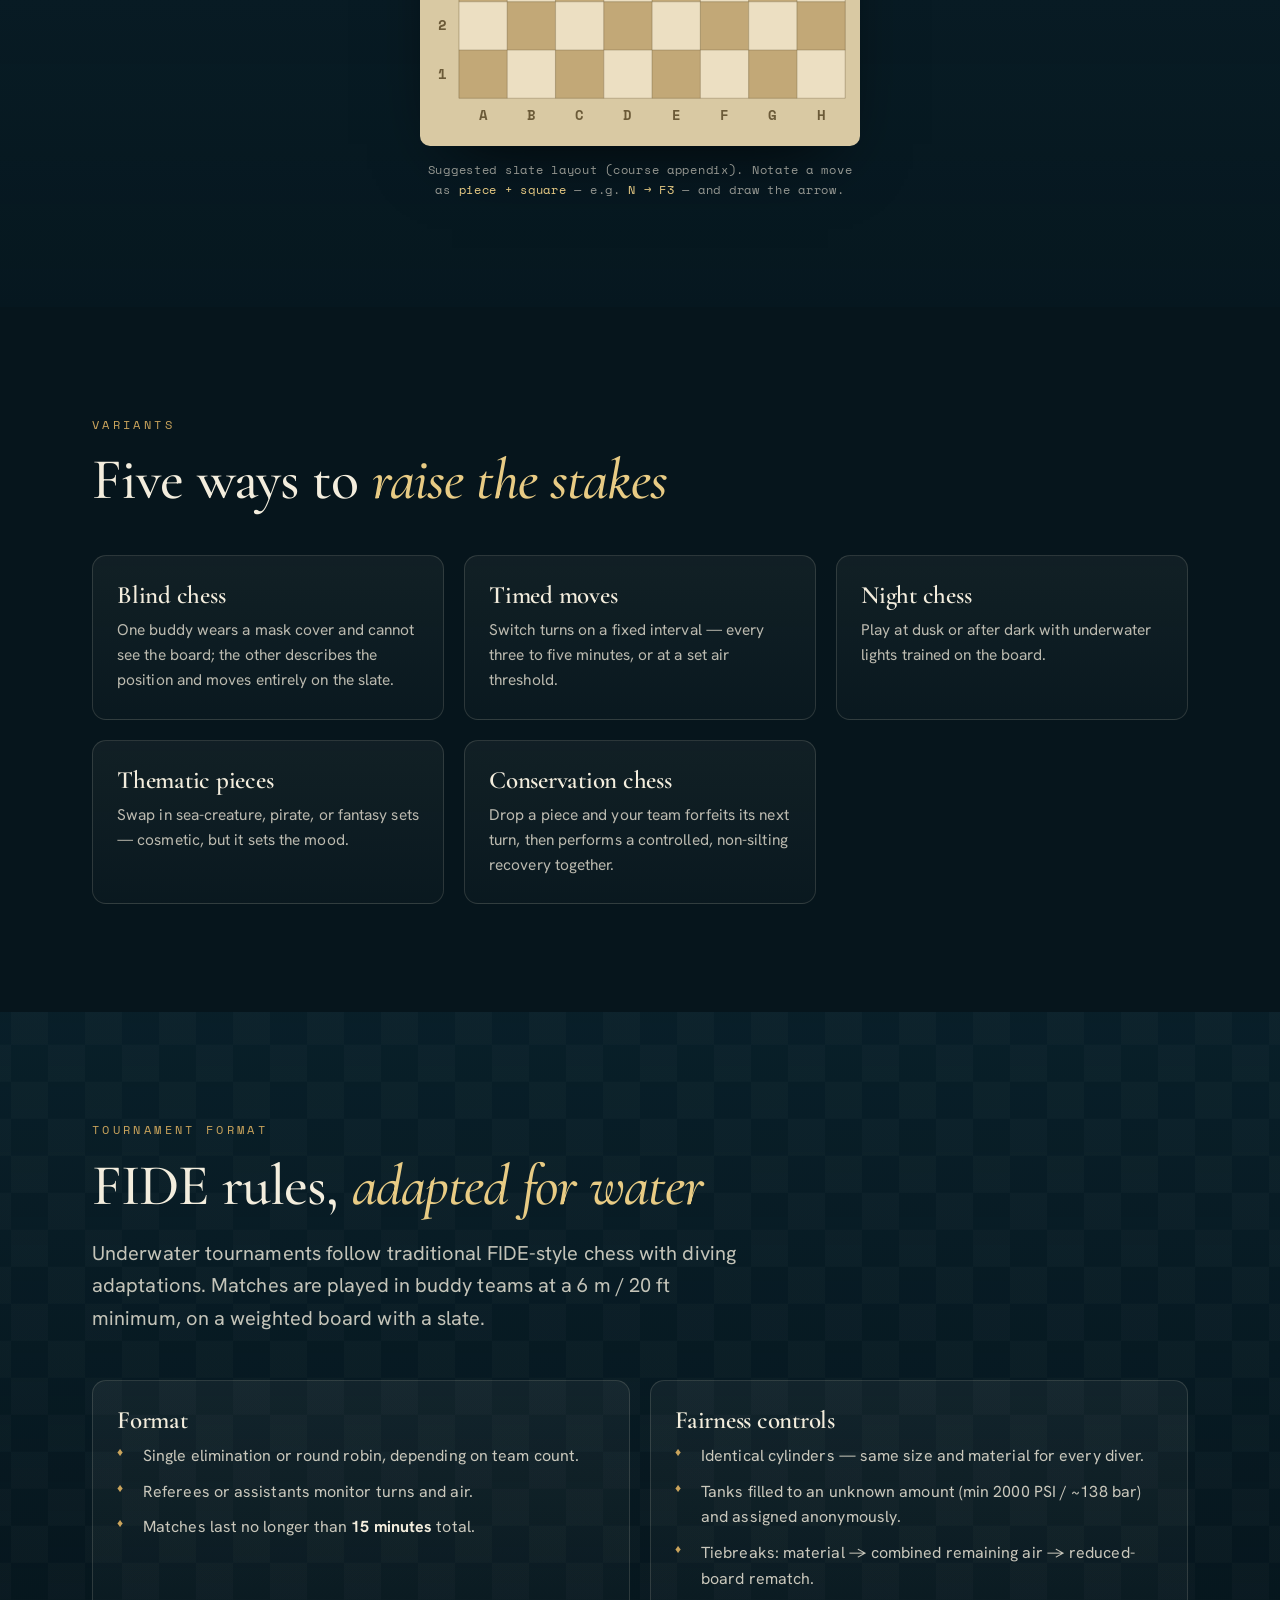
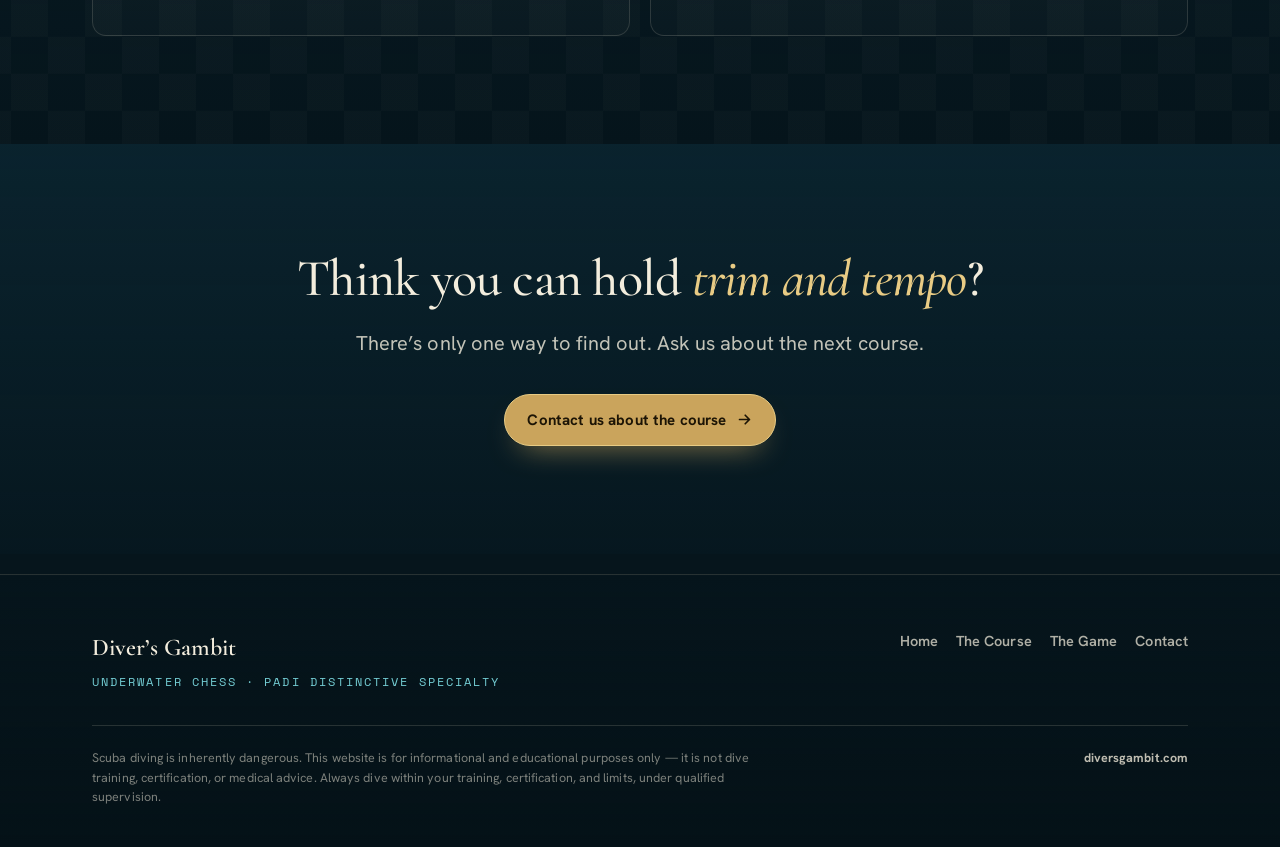
<file: rules.html>
<!DOCTYPE html>
<html lang="en">
<head>
<meta charset="UTF-8">
<meta name="viewport" content="width=device-width, initial-scale=1.0">
<script>document.documentElement.classList.add('js')</script>
<title>The Game — Rules, Signals &amp; the Slate · Diver's Gambit</title>
<meta name="description" content="The full rules of underwater chess: objective and end conditions, sixty-second move timing, scoring by material and air, fouls, the hand-signal system, the slate layout, variants, and tournament format.">
<meta name="theme-color" content="#06151c">
<link rel="canonical" href="https://diversgambit.com/rules.html">
<link rel="icon" href="favicon.svg" type="image/svg+xml">
<link rel="icon" href="favicon.ico" sizes="any">
<link rel="icon" type="image/png" sizes="32x32" href="favicon-32.png">
<link rel="icon" type="image/png" sizes="16x16" href="favicon-16.png">
<link rel="apple-touch-icon" href="apple-touch-icon.png">
<link rel="preconnect" href="https://fonts.googleapis.com">
<link rel="preconnect" href="https://fonts.gstatic.com" crossorigin>
<link href="https://fonts.googleapis.com/css2?family=Cormorant+Garamond:ital,wght@0,500;0,600;0,700;1,500;1,600&family=Hanken+Grotesk:wght@400;500;600;700;800&family=Space+Mono:wght@400;700&display=swap" rel="stylesheet">
<link rel="stylesheet" href="styles.css">
<script src="nav.js" defer></script>
</head>
<body class="page">
<div class="grain" aria-hidden="true"></div>

<header class="site-nav">
  <div class="wrap">
    <a class="logo" href="index.html">
      <svg class="mark" viewBox="0 0 24 24" fill="none" stroke="currentColor" stroke-width="1.5" stroke-linecap="round" stroke-linejoin="round" aria-hidden="true">
        <path d="M12 2.2v2.4M10.4 3.4h3.2"/>
        <path d="M12 5.2c-1.7 0-2.9 1.2-2.9 2.7 0 .9.45 1.6 1.05 2.1L8.4 17h7.2l-1.75-7c.6-.5 1.05-1.2 1.05-2.1 0-1.5-1.2-2.7-2.9-2.7Z"/>
        <path d="M7.4 17h9.2v3.4H7.4z"/>
        <path d="M9.6 13.4h4.8" stroke-width="1.1"/>
      </svg>
      Diver's <b>Gambit</b>
    </a>
    <button class="nav-toggle" type="button" aria-label="Menu" aria-expanded="false" aria-controls="primary-nav"><svg viewBox="0 0 24 24" width="24" height="24" aria-hidden="true"><line x1="3" y1="6" x2="21" y2="6"/><line x1="3" y1="12" x2="21" y2="12"/><line x1="3" y1="18" x2="21" y2="18"/></svg></button>
    <nav id="primary-nav">
      <a href="index.html">Home</a>
      <a href="course.html">The Course</a>
      <a href="rules.html" class="active">The Game</a>
      <a href="contact.html" class="cta">Contact</a>
    </nav>
  </div>
</header>

<section class="band" style="padding-top:clamp(48px,8vw,84px)">
  <div class="wrap">
    <div class="sec-head reveal d1">
      <span class="sec-tag">The Game</span>
      <h2 class="sec">Standard chess. <em>Hostile conditions.</em></h2>
      <p class="sec-lede">The pieces move exactly as they do on land. Everything else &mdash; the silence, the clock, the gauge, the penalty for a clumsy fin &mdash; is what makes it Diver&rsquo;s Gambit. Played in buddy teams over a weighted board, communicating only by slate and hand signal.</p>
    </div>
  </div>
</section>

<section class="band tint" style="padding-top:0">
  <div class="wrap">
    <div class="grid g2" style="margin-top:0">
      <div class="card">
        <span class="tie" style="margin-top:0;margin-bottom:12px">Objective &amp; outcomes</span>
        <h3>Winning, drawing, losing</h3>
        <div class="prose" style="margin-top:8px">
          <ul>
            <li><b>Win</b> by checkmating the opposing team&rsquo;s king.</li>
            <li><b>Draw</b> on a stalemate (scored for practice if needed).</li>
            <li>If neither occurs, the result is decided by <b>material points plus remaining air</b>.</li>
            <li>If any diver reaches a <b>1000&nbsp;PSI</b> (~69&nbsp;bar) reserve before the game concludes, their team loses &mdash; equivalent to being checkmated.</li>
          </ul>
        </div>
      </div>
      <div class="card">
        <span class="tie" style="margin-top:0;margin-bottom:12px">Tempo</span>
        <h3>The sixty-second move</h3>
        <div class="prose" style="margin-top:8px">
          <ul>
            <li>Each move must be completed within <b>sixty seconds</b>.</li>
            <li>Miss the window and the move is <b>forfeited</b>.</li>
            <li>Timing is enforced by the instructor, a referee, or a slate signal between teams.</li>
            <li>A full match runs no longer than <b>15 minutes</b> total.</li>
          </ul>
        </div>
      </div>
    </div>
  </div>
</section>

<section class="band">
  <div class="wrap">
    <div class="grid g2">
      <div>
        <span class="sec-tag">Scoring</span>
        <h2 class="sec" style="font-size:clamp(28px,4vw,44px)">Material <em>and</em> air</h2>
        <p class="sec-lede">When a match isn&rsquo;t settled by mate, captured material is tallied the conventional way &mdash; then remaining air breaks ties. Both are resources you spent to get here.</p>
        <div class="pill-row">
          <span class="pill">&#9817; Pawn · <b>1</b></span>
          <span class="pill">&#9822; Knight · <b>3</b></span>
          <span class="pill">&#9821; Bishop · <b>3</b></span>
          <span class="pill">&#9820; Rook · <b>5</b></span>
          <span class="pill">&#9819; Queen · <b>9</b></span>
        </div>
        <div class="note">Tiebreakers, in order: total material points → highest combined remaining air → rematch on a reduced board or shorter move clock.</div>
      </div>
      <div>
        <span class="sec-tag">Fouls &amp; penalties</span>
        <h2 class="sec" style="font-size:clamp(28px,4vw,44px)">Buoyancy <em>is the rulebook</em></h2>
        <div class="prose" style="margin-top:18px">
          <ul>
            <li><b>Surfacing</b> &mdash; loss of a piece.</li>
            <li><b>Bottom contact</b> &mdash; loss of a piece.</li>
            <li><b>Knocking over the board or pieces</b> &mdash; loss of a piece (pawns go first).</li>
            <li><b>Unsafe movement or improper signaling</b> &mdash; a warning; repeated, it&rsquo;s a forfeiture.</li>
          </ul>
        </div>
      </div>
    </div>
  </div>
</section>

<section class="band board">
  <div class="wrap">
    <div class="sec-head">
      <span class="sec-tag">Communication</span>
      <h2 class="sec">Speak with your <em>hands</em></h2>
      <p class="sec-lede">No voice underwater. Teams run a consolidated signal system over the slate, confirming intent before any piece is touched. Learn these cold &mdash; they are the whole conversation.</p>
    </div>
    <div class="signals">
      <div class="signal"><span class="ico" aria-hidden="true">&#9996;&#65039;</span><div><div class="t">Two fingers</div><div class="d">Your move.</div></div></div>
      <div class="signal"><span class="ico" aria-hidden="true">&#9997;&#65039;</span><div><div class="t">Pretend writing</div><div class="d">Write your idea on the slate.</div></div></div>
      <div class="signal"><span class="ico" aria-hidden="true">&#128260;</span><div><div class="t">Circling finger</div><div class="d">Let&rsquo;s change the plan.</div></div></div>
      <div class="signal"><span class="ico" aria-hidden="true">&#128400;&#65039;</span><div><div class="t">Flat-hand wave</div><div class="d">Pause / wait.</div></div></div>
      <div class="signal"><span class="ico" aria-hidden="true">&#10060;</span><div><div class="t">Crossed arms</div><div class="d">Reject the suggestion.</div></div></div>
      <div class="signal"><span class="ico" aria-hidden="true">&#129309;</span><div><div class="t">Palms together</div><div class="d">Agreed &mdash; let&rsquo;s do it.</div></div></div>
      <div class="signal"><span class="ico" aria-hidden="true">&#11014;&#65039;</span><div><div class="t">Point up + head shake</div><div class="d">Disagree / pause this direction.</div></div></div>
    </div>
  </div>
</section>

<section class="band tint">
  <div class="wrap">
    <div class="sec-head">
      <span class="sec-tag">The slate</span>
      <h2 class="sec">An <em>8&times;8</em> shared mind</h2>
      <p class="sec-lede">The team slate mirrors the board &mdash; files A&ndash;H, ranks 1&ndash;8. Buddy teams sketch arrows and piece initials (K, Q, B, N, R, P) to propose a move, agree it, then commit. It is where the Thinker and the Mover meet.</p>
    </div>
    <div class="board-wrap">
      <svg class="slate" viewBox="0 0 390 390" xmlns="http://www.w3.org/2000/svg" role="img" aria-label="Underwater slate: an 8 by 8 chess grid, files A to H, ranks 1 to 8">
<rect x="30" y="0" width="44" height="44" fill="#ecdfc2"/>
<rect x="74" y="0" width="44" height="44" fill="#c2a877"/>
<rect x="118" y="0" width="44" height="44" fill="#ecdfc2"/>
<rect x="162" y="0" width="44" height="44" fill="#c2a877"/>
<rect x="206" y="0" width="44" height="44" fill="#ecdfc2"/>
<rect x="250" y="0" width="44" height="44" fill="#c2a877"/>
<rect x="294" y="0" width="44" height="44" fill="#ecdfc2"/>
<rect x="338" y="0" width="44" height="44" fill="#c2a877"/>
<rect x="30" y="44" width="44" height="44" fill="#c2a877"/>
<rect x="74" y="44" width="44" height="44" fill="#ecdfc2"/>
<rect x="118" y="44" width="44" height="44" fill="#c2a877"/>
<rect x="162" y="44" width="44" height="44" fill="#ecdfc2"/>
<rect x="206" y="44" width="44" height="44" fill="#c2a877"/>
<rect x="250" y="44" width="44" height="44" fill="#ecdfc2"/>
<rect x="294" y="44" width="44" height="44" fill="#c2a877"/>
<rect x="338" y="44" width="44" height="44" fill="#ecdfc2"/>
<rect x="30" y="88" width="44" height="44" fill="#ecdfc2"/>
<rect x="74" y="88" width="44" height="44" fill="#c2a877"/>
<rect x="118" y="88" width="44" height="44" fill="#ecdfc2"/>
<rect x="162" y="88" width="44" height="44" fill="#c2a877"/>
<rect x="206" y="88" width="44" height="44" fill="#ecdfc2"/>
<rect x="250" y="88" width="44" height="44" fill="#c2a877"/>
<rect x="294" y="88" width="44" height="44" fill="#ecdfc2"/>
<rect x="338" y="88" width="44" height="44" fill="#c2a877"/>
<rect x="30" y="132" width="44" height="44" fill="#c2a877"/>
<rect x="74" y="132" width="44" height="44" fill="#ecdfc2"/>
<rect x="118" y="132" width="44" height="44" fill="#c2a877"/>
<rect x="162" y="132" width="44" height="44" fill="#ecdfc2"/>
<rect x="206" y="132" width="44" height="44" fill="#c2a877"/>
<rect x="250" y="132" width="44" height="44" fill="#ecdfc2"/>
<rect x="294" y="132" width="44" height="44" fill="#c2a877"/>
<rect x="338" y="132" width="44" height="44" fill="#ecdfc2"/>
<rect x="30" y="176" width="44" height="44" fill="#ecdfc2"/>
<rect x="74" y="176" width="44" height="44" fill="#c2a877"/>
<rect x="118" y="176" width="44" height="44" fill="#ecdfc2"/>
<rect x="162" y="176" width="44" height="44" fill="#c2a877"/>
<rect x="206" y="176" width="44" height="44" fill="#ecdfc2"/>
<rect x="250" y="176" width="44" height="44" fill="#c2a877"/>
<rect x="294" y="176" width="44" height="44" fill="#ecdfc2"/>
<rect x="338" y="176" width="44" height="44" fill="#c2a877"/>
<rect x="30" y="220" width="44" height="44" fill="#c2a877"/>
<rect x="74" y="220" width="44" height="44" fill="#ecdfc2"/>
<rect x="118" y="220" width="44" height="44" fill="#c2a877"/>
<rect x="162" y="220" width="44" height="44" fill="#ecdfc2"/>
<rect x="206" y="220" width="44" height="44" fill="#c2a877"/>
<rect x="250" y="220" width="44" height="44" fill="#ecdfc2"/>
<rect x="294" y="220" width="44" height="44" fill="#c2a877"/>
<rect x="338" y="220" width="44" height="44" fill="#ecdfc2"/>
<rect x="30" y="264" width="44" height="44" fill="#ecdfc2"/>
<rect x="74" y="264" width="44" height="44" fill="#c2a877"/>
<rect x="118" y="264" width="44" height="44" fill="#ecdfc2"/>
<rect x="162" y="264" width="44" height="44" fill="#c2a877"/>
<rect x="206" y="264" width="44" height="44" fill="#ecdfc2"/>
<rect x="250" y="264" width="44" height="44" fill="#c2a877"/>
<rect x="294" y="264" width="44" height="44" fill="#ecdfc2"/>
<rect x="338" y="264" width="44" height="44" fill="#c2a877"/>
<rect x="30" y="308" width="44" height="44" fill="#c2a877"/>
<rect x="74" y="308" width="44" height="44" fill="#ecdfc2"/>
<rect x="118" y="308" width="44" height="44" fill="#c2a877"/>
<rect x="162" y="308" width="44" height="44" fill="#ecdfc2"/>
<rect x="206" y="308" width="44" height="44" fill="#c2a877"/>
<rect x="250" y="308" width="44" height="44" fill="#ecdfc2"/>
<rect x="294" y="308" width="44" height="44" fill="#c2a877"/>
<rect x="338" y="308" width="44" height="44" fill="#ecdfc2"/>
<g stroke="rgba(107,90,56,.35)" stroke-width="1">
<line x1="30" y1="0" x2="30" y2="352"/>
<line x1="30" y1="0" x2="382" y2="0"/>
<line x1="74" y1="0" x2="74" y2="352"/>
<line x1="30" y1="44" x2="382" y2="44"/>
<line x1="118" y1="0" x2="118" y2="352"/>
<line x1="30" y1="88" x2="382" y2="88"/>
<line x1="162" y1="0" x2="162" y2="352"/>
<line x1="30" y1="132" x2="382" y2="132"/>
<line x1="206" y1="0" x2="206" y2="352"/>
<line x1="30" y1="176" x2="382" y2="176"/>
<line x1="250" y1="0" x2="250" y2="352"/>
<line x1="30" y1="220" x2="382" y2="220"/>
<line x1="294" y1="0" x2="294" y2="352"/>
<line x1="30" y1="264" x2="382" y2="264"/>
<line x1="338" y1="0" x2="338" y2="352"/>
<line x1="30" y1="308" x2="382" y2="308"/>
<line x1="382" y1="0" x2="382" y2="352"/>
<line x1="30" y1="352" x2="382" y2="352"/>
</g>
<g fill="#6b5a38" font-family="Space Mono, monospace" font-size="13" font-weight="700" text-anchor="middle">
<text x="15.0" y="26.0">8</text>
<text x="15.0" y="70.0">7</text>
<text x="15.0" y="114.0">6</text>
<text x="15.0" y="158.0">5</text>
<text x="15.0" y="202.0">4</text>
<text x="15.0" y="246.0">3</text>
<text x="15.0" y="290.0">2</text>
<text x="15.0" y="334.0">1</text>
<text x="52.0" y="372.0">A</text>
<text x="96.0" y="372.0">B</text>
<text x="140.0" y="372.0">C</text>
<text x="184.0" y="372.0">D</text>
<text x="228.0" y="372.0">E</text>
<text x="272.0" y="372.0">F</text>
<text x="316.0" y="372.0">G</text>
<text x="360.0" y="372.0">H</text>
</g>
</svg>
      <p class="board-note">Suggested slate layout (course appendix). Notate a move as <span style="color:var(--brass-bright)">piece&nbsp;+&nbsp;square</span> &mdash; e.g. <span style="color:var(--brass-bright)">N&nbsp;→&nbsp;F3</span> &mdash; and draw the arrow.</p>
    </div>
  </div>
</section>

<section class="band">
  <div class="wrap">
    <div class="sec-head">
      <span class="sec-tag">Variants</span>
      <h2 class="sec">Five ways to <em>raise the stakes</em></h2>
    </div>
    <div class="grid g3">
      <div class="card"><h3>Blind chess</h3><p>One buddy wears a mask cover and cannot see the board; the other describes the position and moves entirely on the slate.</p></div>
      <div class="card"><h3>Timed moves</h3><p>Switch turns on a fixed interval &mdash; every three to five minutes, or at a set air threshold.</p></div>
      <div class="card"><h3>Night chess</h3><p>Play at dusk or after dark with underwater lights trained on the board.</p></div>
      <div class="card"><h3>Thematic pieces</h3><p>Swap in sea-creature, pirate, or fantasy sets &mdash; cosmetic, but it sets the mood.</p></div>
      <div class="card"><h3>Conservation chess</h3><p>Drop a piece and your team forfeits its next turn, then performs a controlled, non-silting recovery together.</p></div>
    </div>
  </div>
</section>

<section class="band board">
  <div class="wrap">
    <div class="sec-head">
      <span class="sec-tag">Tournament format</span>
      <h2 class="sec">FIDE rules, <em>adapted for water</em></h2>
      <p class="sec-lede">Underwater tournaments follow traditional FIDE-style chess with diving adaptations. Matches are played in buddy teams at a 6&nbsp;m / 20&nbsp;ft minimum, on a weighted board with a slate.</p>
    </div>
    <div class="grid g2">
      <div class="card">
        <h3>Format</h3>
        <div class="prose" style="margin-top:8px"><ul>
          <li>Single elimination or round robin, depending on team count.</li>
          <li>Referees or assistants monitor turns and air.</li>
          <li>Matches last no longer than <b>15 minutes</b> total.</li>
        </ul></div>
      </div>
      <div class="card">
        <h3>Fairness controls</h3>
        <div class="prose" style="margin-top:8px"><ul>
          <li>Identical cylinders &mdash; same size and material for every diver.</li>
          <li>Tanks filled to an unknown amount (min&nbsp;2000&nbsp;PSI / ~138&nbsp;bar) and assigned anonymously.</li>
          <li>Tiebreaks: material → combined remaining air → reduced-board rematch.</li>
        </ul></div>
      </div>
    </div>
  </div>
</section>

<section class="band tint">
  <div class="wrap narrow" style="text-align:center">
    <h2 class="sec" style="font-size:clamp(30px,5vw,52px)">Think you can hold <em>trim and tempo</em>?</h2>
    <p class="sec-lede" style="margin-inline:auto">There&rsquo;s only one way to find out. Ask us about the next course.</p>
    <div class="hero-cta" style="justify-content:center">
      <a class="btn btn-primary" href="contact.html">Contact us about the course
        <svg viewBox="0 0 24 24" fill="none" stroke="currentColor" stroke-width="2.4"><path d="M5 12h14M13 6l6 6-6 6" stroke-linecap="round" stroke-linejoin="round"/></svg>
      </a>
    </div>
  </div>
</section>

<footer class="site">
  <div class="wrap">
    <div class="ft-top">
      <div class="ft-brand">Diver&rsquo;s Gambit<span>Underwater Chess · PADI Distinctive Specialty</span></div>
      <nav>
        <a href="index.html">Home</a><a href="course.html">The Course</a><a href="rules.html">The Game</a><a href="contact.html">Contact</a>
      </nav>
    </div>
    <div class="ft-base">
      <span class="disclaimer">Scuba diving is inherently dangerous. This website is for informational and educational purposes only &mdash; it is not dive training, certification, or medical advice. Always dive within your training, certification, and limits, under qualified supervision.</span>
      <span><b>diversgambit.com</b></span>
    </div>
  </div>
</footer>

</body>
</html>
</file>
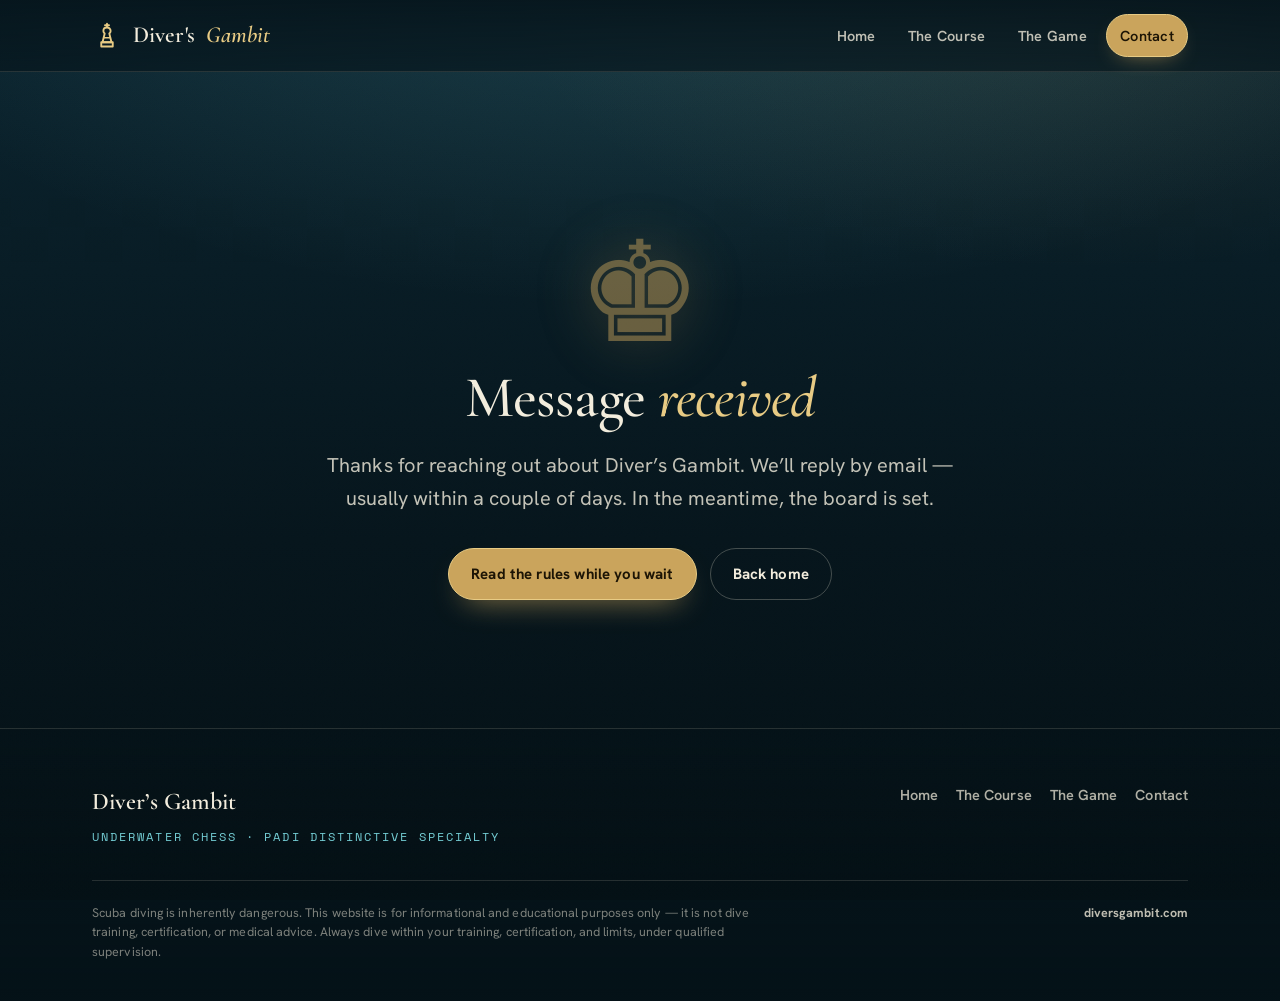
<file: thanks.html>
<!DOCTYPE html>
<html lang="en">
<head>
<meta charset="UTF-8">
<meta name="viewport" content="width=device-width, initial-scale=1.0">
<script>document.documentElement.classList.add('js')</script>
<title>Thanks — Diver's Gambit</title>
<meta name="robots" content="noindex">
<meta name="theme-color" content="#06151c">
<link rel="icon" href="favicon.svg" type="image/svg+xml">
<link rel="icon" href="favicon.ico" sizes="any">
<link rel="icon" type="image/png" sizes="32x32" href="favicon-32.png">
<link rel="icon" type="image/png" sizes="16x16" href="favicon-16.png">
<link rel="apple-touch-icon" href="apple-touch-icon.png">
<link rel="preconnect" href="https://fonts.googleapis.com">
<link rel="preconnect" href="https://fonts.gstatic.com" crossorigin>
<link href="https://fonts.googleapis.com/css2?family=Cormorant+Garamond:ital,wght@0,500;0,600;0,700;1,500;1,600&family=Hanken+Grotesk:wght@400;500;600;700;800&family=Space+Mono:wght@400;700&display=swap" rel="stylesheet">
<link rel="stylesheet" href="styles.css">
<script src="nav.js" defer></script>
</head>
<body class="page">
<div class="grain" aria-hidden="true"></div>

<header class="site-nav">
  <div class="wrap">
    <a class="logo" href="index.html">
      <svg class="mark" viewBox="0 0 24 24" fill="none" stroke="currentColor" stroke-width="1.5" stroke-linecap="round" stroke-linejoin="round" aria-hidden="true">
        <path d="M12 2.2v2.4M10.4 3.4h3.2"/>
        <path d="M12 5.2c-1.7 0-2.9 1.2-2.9 2.7 0 .9.45 1.6 1.05 2.1L8.4 17h7.2l-1.75-7c.6-.5 1.05-1.2 1.05-2.1 0-1.5-1.2-2.7-2.9-2.7Z"/>
        <path d="M7.4 17h9.2v3.4H7.4z"/>
        <path d="M9.6 13.4h4.8" stroke-width="1.1"/>
      </svg>
      Diver's <b>Gambit</b>
    </a>
    <button class="nav-toggle" type="button" aria-label="Menu" aria-expanded="false" aria-controls="primary-nav"><svg viewBox="0 0 24 24" width="24" height="24" aria-hidden="true"><line x1="3" y1="6" x2="21" y2="6"/><line x1="3" y1="12" x2="21" y2="12"/><line x1="3" y1="18" x2="21" y2="18"/></svg></button>
    <nav id="primary-nav">
      <a href="index.html">Home</a>
      <a href="course.html">The Course</a>
      <a href="rules.html">The Game</a>
      <a href="contact.html" class="cta">Contact</a>
    </nav>
  </div>
</header>

<section class="band" style="padding-top:clamp(70px,12vw,150px);text-align:center">
  <div class="wrap narrow">
    <span class="king" aria-hidden="true" style="position:relative;right:auto;top:auto;display:block;font-size:clamp(80px,16vw,140px);opacity:.5;animation:none;margin-bottom:6px">&#9818;</span>
    <h2 class="sec reveal d1">Message <em>received</em></h2>
    <p class="sec-lede reveal d2" style="margin-inline:auto">Thanks for reaching out about Diver&rsquo;s Gambit. We&rsquo;ll reply by email &mdash; usually within a couple of days. In the meantime, the board is set.</p>
    <div class="hero-cta reveal d3" style="justify-content:center">
      <a class="btn btn-primary" href="rules.html">Read the rules while you wait</a>
      <a class="btn btn-ghost" href="index.html">Back home</a>
    </div>
  </div>
</section>

<footer class="site">
  <div class="wrap">
    <div class="ft-top">
      <div class="ft-brand">Diver&rsquo;s Gambit<span>Underwater Chess · PADI Distinctive Specialty</span></div>
      <nav>
        <a href="index.html">Home</a><a href="course.html">The Course</a><a href="rules.html">The Game</a><a href="contact.html">Contact</a>
      </nav>
    </div>
    <div class="ft-base">
      <span class="disclaimer">Scuba diving is inherently dangerous. This website is for informational and educational purposes only &mdash; it is not dive training, certification, or medical advice. Always dive within your training, certification, and limits, under qualified supervision.</span>
      <span><b>diversgambit.com</b></span>
    </div>
  </div>
</footer>

</body>
</html>
</file>
<file: styles.css>
/* =========================================================================
   Diver's Gambit — shared stylesheet
   Aesthetic: abyssal teal ground, brass accent, ivory board-light panels.
   Type: Cormorant (display serif) / Hanken Grotesk (body) / Space Mono (data).
   Mobile-first. CSS-only motion. No build step.
   ========================================================================= */

:root{
  /* --- water --- */
  --abyss:#06151c;
  --deep:#0a232e;
  --deep-2:#0e2f3d;
  --current:#13495a;
  --shoal:#1c6171;

  /* --- light --- */
  --ivory:#f3eddd;
  --ivory-2:#e7dcc4;
  --ink:#08161c;
  --ink-soft:#39515b;

  /* --- accents --- */
  --brass:#caa45c;
  --brass-bright:#e8cb84;
  --brass-deep:#9d7d3f;
  --aqua:#74cdd4;

  /* --- derived --- */
  --line:rgba(243,237,221,.14);
  --line-strong:rgba(243,237,221,.26);
  --paper-line:rgba(8,22,28,.12);
  --glow:rgba(116,205,212,.16);

  --maxw:1140px;
  --rad:14px;
  --rad-sm:9px;

  --shadow-1:0 1px 0 rgba(255,255,255,.04) inset, 0 18px 40px -22px rgba(0,0,0,.7);
  --shadow-2:0 30px 70px -32px rgba(0,0,0,.85);

  --serif:"Cormorant Garamond",Georgia,serif;
  --sans:"Hanken Grotesk",-apple-system,BlinkMacSystemFont,"Segoe UI",sans-serif;
  --mono:"Space Mono","SFMono-Regular",ui-monospace,monospace;

  --ease:cubic-bezier(.22,.61,.36,1);
}

*,*::before,*::after{box-sizing:border-box}
html{-webkit-text-size-adjust:100%}
body{
  margin:0;
  font-family:var(--sans);
  color:var(--ivory);
  background:var(--abyss);
  line-height:1.6;
  font-size:17px;
  letter-spacing:.005em;
  -webkit-font-smoothing:antialiased;
  text-rendering:optimizeLegibility;
  overflow-x:hidden;
}

/* ---- ambient water background, fixed behind everything ---- */
body::before{
  content:"";
  position:fixed; inset:0; z-index:-2;
  background:
    radial-gradient(120% 80% at 50% -10%, rgba(116,205,212,.18), transparent 55%),
    radial-gradient(90% 60% at 85% 0%, rgba(202,164,92,.10), transparent 50%),
    linear-gradient(180deg, var(--deep) 0%, var(--abyss) 60%, #041015 100%);
}
/* faint checkerboard + caustic shimmer */
body::after{
  content:"";
  position:fixed; inset:-20% -10% auto -10%; height:120%; z-index:-1;
  pointer-events:none;
  background-image:
    repeating-conic-gradient(rgba(243,237,221,.025) 0% 25%, transparent 0% 50%);
  background-size:74px 74px;
  background-position:center top;
  -webkit-mask-image:linear-gradient(180deg, rgba(0,0,0,.6), transparent 70%);
          mask-image:linear-gradient(180deg, rgba(0,0,0,.6), transparent 70%);
  opacity:.7;
}

/* grain overlay */
.grain{
  position:fixed; inset:0; z-index:0; pointer-events:none; opacity:.05;
  mix-blend-mode:overlay;
  background-image:url("data:image/svg+xml,%3Csvg xmlns='http://www.w3.org/2000/svg' width='160' height='160'%3E%3Cfilter id='n'%3E%3CfeTurbulence type='fractalNoise' baseFrequency='.85' numOctaves='2' stitchTiles='stitch'/%3E%3C/filter%3E%3Crect width='100%25' height='100%25' filter='url(%23n)'/%3E%3C/svg%3E");
}

img{max-width:100%;display:block}
a{color:inherit}
h1,h2,h3,h4{margin:0;font-weight:600;line-height:1.05;letter-spacing:-.01em}
p{margin:0}

.wrap{width:100%;max-width:var(--maxw);margin-inline:auto;padding-inline:22px;position:relative;z-index:1}
.narrow{max-width:760px}

/* ===================== NAV ===================== */
.site-nav{position:sticky;top:0;z-index:40;
  background:linear-gradient(180deg, rgba(6,21,28,.92), rgba(6,21,28,.66));
  backdrop-filter:blur(10px);
  border-bottom:1px solid var(--line);
}
.site-nav .wrap{display:flex;align-items:center;justify-content:space-between;gap:18px;
  padding-top:14px;padding-bottom:14px}
.logo{display:inline-flex;align-items:center;gap:11px;text-decoration:none;
  font-family:var(--serif);font-size:23px;font-weight:600;letter-spacing:.005em;color:var(--ivory)}
.logo .mark{width:30px;height:30px;flex:0 0 auto;color:var(--brass-bright)}
.logo b{font-style:italic;color:var(--brass-bright);font-weight:600}
.site-nav nav{display:flex;align-items:center;gap:6px;flex-wrap:wrap}
.site-nav nav a{font-family:var(--sans);font-size:14.5px;font-weight:600;letter-spacing:.02em;
  text-decoration:none;color:var(--ivory);opacity:.78;padding:9px 13px;border-radius:99px;
  transition:opacity .2s, background .2s, color .2s}
.site-nav nav a:hover{opacity:1;background:rgba(243,237,221,.06)}
.site-nav nav a.active{opacity:1;color:var(--brass-bright)}
.site-nav nav a.cta{background:var(--brass);color:#1c1405;opacity:1;
  border:1px solid var(--brass-bright);box-shadow:0 8px 22px -12px rgba(202,164,92,.8)}
.site-nav nav a.cta:hover{background:var(--brass-bright)}
/* Mobile menu button — hidden by default; only the html.js + ≤620px block below
   reveals it, so with JS off the button never shows and the wrapped nav row stands. */
.nav-toggle{display:none;background:none;border:0;padding:6px;margin:-6px -6px -6px 0;
  color:var(--ivory);cursor:pointer;line-height:0;-webkit-tap-highlight-color:transparent}
.nav-toggle svg{display:block;width:24px;height:24px}
.nav-toggle svg line{stroke:currentColor;stroke-width:2;stroke-linecap:round;
  transform-box:fill-box;transform-origin:center;transition:transform .25s ease, opacity .2s ease}
.nav-toggle[aria-expanded="true"] svg line:nth-child(1){transform:translateY(6px) rotate(45deg)}
.nav-toggle[aria-expanded="true"] svg line:nth-child(2){opacity:0}
.nav-toggle[aria-expanded="true"] svg line:nth-child(3){transform:translateY(-6px) rotate(-45deg)}

/* ===================== BUTTONS ===================== */
.btn{display:inline-flex;align-items:center;gap:9px;cursor:pointer;
  font-family:var(--sans);font-weight:700;font-size:15px;letter-spacing:.01em;
  padding:13px 22px;border-radius:99px;text-decoration:none;border:1px solid transparent;
  transition:transform .18s var(--ease), background .2s, box-shadow .2s, border-color .2s}
.btn svg{width:17px;height:17px}
.btn-primary{background:var(--brass);color:#1c1405;border-color:var(--brass-bright);
  box-shadow:0 14px 30px -16px rgba(202,164,92,.85)}
.btn-primary:hover{background:var(--brass-bright);transform:translateY(-2px)}
.btn-ghost{background:transparent;color:var(--ivory);border-color:var(--line-strong)}
.btn-ghost:hover{border-color:var(--brass);color:var(--brass-bright);transform:translateY(-2px)}

/* ===================== HERO ===================== */
.hero{position:relative;padding:clamp(58px,11vw,128px) 0 clamp(50px,8vw,96px);overflow:hidden}
.hero .wrap{max-width:1000px}
.eyebrow{font-family:var(--mono);font-size:12.5px;letter-spacing:.32em;text-transform:uppercase;
  color:var(--aqua);display:inline-flex;align-items:center;gap:10px}
.eyebrow::before{content:"";width:26px;height:1px;background:var(--aqua);opacity:.6}

.hero h1{font-family:var(--serif);font-weight:600;
  font-size:clamp(56px,15vw,150px);line-height:.92;margin:.28em 0 0;letter-spacing:-.02em}
.hero h1 em{font-style:italic;color:var(--brass-bright);
  background:linear-gradient(180deg,var(--brass-bright),var(--brass));-webkit-background-clip:text;background-clip:text;-webkit-text-fill-color:transparent}
.hero .lede{font-size:clamp(18px,2.4vw,23px);line-height:1.5;max-width:620px;margin-top:26px;
  color:rgba(243,237,221,.86);font-weight:400}
.hero .lede b{color:var(--ivory);font-weight:600}

.hero-cta{display:flex;flex-wrap:wrap;gap:13px;margin-top:34px}

/* drifting king motif */
.king{position:absolute;right:clamp(-30px,2vw,60px);top:clamp(40px,7vw,70px);
  font-size:clamp(150px,30vw,360px);line-height:1;color:var(--brass);
  opacity:.16;pointer-events:none;user-select:none;
  text-shadow:0 0 60px rgba(202,164,92,.5);
  animation:drift 11s ease-in-out infinite}
@keyframes drift{0%,100%{transform:translateY(0) rotate(-2deg)}50%{transform:translateY(-18px) rotate(1.5deg)}}

/* fact rail */
.facts{display:flex;flex-wrap:wrap;gap:0;margin-top:46px;border-top:1px solid var(--line);
  border-bottom:1px solid var(--line)}
.facts .f{flex:1 1 150px;padding:18px 20px 18px 0;border-right:1px solid var(--line)}
.facts .f:last-child{border-right:0}
.facts .k{font-family:var(--mono);font-size:11.5px;letter-spacing:.18em;text-transform:uppercase;color:var(--aqua);opacity:.85}
.facts .v{font-family:var(--serif);font-size:clamp(22px,3vw,30px);font-weight:600;margin-top:5px;color:var(--ivory)}
.facts .v small{font-family:var(--sans);font-size:13px;font-weight:500;color:var(--ink-soft);color:rgba(243,237,221,.55);letter-spacing:0}

/* ===================== SECTIONS ===================== */
.band{padding:clamp(56px,9vw,108px) 0;position:relative}
.band.tint{background:linear-gradient(180deg, rgba(14,47,61,.55), rgba(10,35,46,.2))}
.band.board{background:
    repeating-conic-gradient(rgba(243,237,221,.018) 0% 25%, transparent 0% 50%) center/74px 74px,
    linear-gradient(180deg, rgba(14,47,61,.4), transparent)}

.sec-head{max-width:680px}
.sec-tag{font-family:var(--mono);font-size:12px;letter-spacing:.28em;text-transform:uppercase;color:var(--brass);display:block;margin-bottom:16px}
.sec{font-family:var(--serif);font-weight:500;font-size:clamp(32px,5.4vw,58px);line-height:1.02;letter-spacing:-.015em}
.sec em{font-style:italic;color:var(--brass-bright)}
.sec-lede{font-size:clamp(17px,2vw,20px);line-height:1.62;color:rgba(243,237,221,.8);margin-top:22px;max-width:660px}
.sec-lede b{color:var(--ivory);font-weight:600}

.lead-quote{font-family:var(--serif);font-style:italic;font-weight:500;
  font-size:clamp(24px,3.6vw,40px);line-height:1.24;color:var(--ivory);max-width:840px;letter-spacing:-.01em}
.lead-quote span{color:var(--brass-bright)}

/* ===================== CARDS / GRID ===================== */
.grid{display:grid;gap:20px;margin-top:46px}
.g2{grid-template-columns:repeat(2,1fr)}
.g3{grid-template-columns:repeat(3,1fr)}
.g4{grid-template-columns:repeat(4,1fr)}

.card{background:linear-gradient(180deg, rgba(243,237,221,.05), rgba(243,237,221,.02));
  border:1px solid var(--line);border-radius:var(--rad);padding:26px 24px;position:relative;
  transition:transform .25s var(--ease), border-color .25s, background .25s}
.card:hover{transform:translateY(-4px);border-color:var(--brass);
  background:linear-gradient(180deg, rgba(243,237,221,.08), rgba(243,237,221,.03))}
.card .glyph{font-size:30px;line-height:1;color:var(--brass-bright);display:block;margin-bottom:16px}
.card h3{font-family:var(--serif);font-size:25px;font-weight:600;margin-bottom:10px}
.card p{color:rgba(243,237,221,.76);font-size:15.5px;line-height:1.6}
.card .tie{font-family:var(--mono);font-size:11.5px;letter-spacing:.1em;color:var(--aqua);
  margin-top:16px;display:block;text-transform:uppercase}

/* numbered step cards */
.step{counter-increment:step}
.step .num{font-family:var(--mono);font-size:13px;color:var(--brass);letter-spacing:.1em}
.step .num::before{content:counter(step,decimal-leading-zero)}

/* ===================== ivory PANEL (for tables / standards) ===================== */
.panel{background:var(--ivory);color:var(--ink);border-radius:var(--rad);padding:clamp(24px,4vw,40px);
  box-shadow:var(--shadow-2);position:relative;overflow:hidden}
.panel::before{content:"";position:absolute;inset:0;pointer-events:none;
  background:repeating-conic-gradient(rgba(8,22,28,.025) 0% 25%, transparent 0% 50%) center/64px 64px;
  -webkit-mask-image:linear-gradient(135deg,#000,transparent 60%);mask-image:linear-gradient(135deg,#000,transparent 60%);opacity:.7}
.panel h3{font-family:var(--serif);color:var(--ink);font-size:26px;margin-bottom:6px}
.panel .sub{color:var(--ink-soft);font-size:14.5px;margin-bottom:20px}

.specs{width:100%;border-collapse:collapse;position:relative;z-index:1}
.specs tr{border-bottom:1px solid var(--paper-line)}
.specs tr:last-child{border-bottom:0}
.specs th{text-align:left;font-family:var(--sans);font-weight:600;color:var(--ink);
  padding:13px 0;font-size:15px;width:42%;vertical-align:top}
.specs td{padding:13px 0;color:var(--ink-soft);font-size:15px;vertical-align:top}
.specs td .mono,.specs td b{color:var(--ink)}
.specs .mono{font-family:var(--mono);font-size:13.5px}

/* ===================== data pills / notation ===================== */
.mono{font-family:var(--mono)}
.pill-row{display:flex;flex-wrap:wrap;gap:10px;margin-top:26px}
.pill{font-family:var(--mono);font-size:13px;letter-spacing:.04em;
  border:1px solid var(--line-strong);border-radius:99px;padding:8px 15px;color:rgba(243,237,221,.9)}
.pill b{color:var(--brass-bright)}

/* ===================== signal list ===================== */
.signals{display:grid;grid-template-columns:repeat(2,1fr);gap:14px;margin-top:34px}
.signal{display:flex;gap:16px;align-items:flex-start;padding:16px 18px;border:1px solid var(--line);
  border-radius:var(--rad-sm);background:rgba(243,237,221,.03)}
.signal .ico{font-size:26px;line-height:1.1;flex:0 0 auto;filter:saturate(.7)}
.signal .t{font-weight:700;font-size:15px}
.signal .d{color:rgba(243,237,221,.7);font-size:14px;margin-top:2px}

/* ===================== the slate board ===================== */
.board-wrap{margin-top:40px;display:flex;flex-direction:column;align-items:center;gap:14px}
.slate{width:min(440px,86vw);border-radius:10px;box-shadow:var(--shadow-2);
  border:6px solid #d9c9a3;background:#d9c9a3}
.board-note{font-family:var(--mono);font-size:12px;letter-spacing:.06em;color:rgba(243,237,221,.6);text-align:center;max-width:440px}

/* ===================== prose ===================== */
.prose h3{font-family:var(--serif);font-size:27px;font-weight:600;margin:34px 0 12px}
.prose p{color:rgba(243,237,221,.82);margin-bottom:16px;font-size:16.5px}
.prose ul{margin:0 0 18px;padding-left:0;list-style:none}
.prose li{position:relative;padding-left:26px;margin-bottom:10px;color:rgba(243,237,221,.82);font-size:16px}
.prose li::before{content:"♦";position:absolute;left:0;top:0;color:var(--brass);font-size:12px}
.prose b{color:var(--ivory)}

/* callout note */
.note{border:1px solid var(--line);border-left:3px solid var(--brass);border-radius:var(--rad-sm);
  background:rgba(243,237,221,.04);padding:18px 20px;color:rgba(243,237,221,.82);font-size:15px;margin-top:24px}
.note.warn{border-left-color:#e0735a}
.note b{color:var(--ivory)}

/* ===================== FORM ===================== */
.form{margin-top:30px;max-width:580px}
.frow{margin-bottom:18px;display:flex;flex-direction:column}
.frow label{font-size:14px;font-weight:600;letter-spacing:.02em;margin-bottom:7px;color:var(--ivory)}
.frow .opt{color:rgba(243,237,221,.5);font-weight:400}
.frow input,.frow textarea{font-family:var(--sans);font-size:16px;color:var(--ivory);
  background:rgba(243,237,221,.05);border:1px solid var(--line-strong);border-radius:var(--rad-sm);
  padding:13px 15px;transition:border-color .2s, background .2s}
.frow input::placeholder,.frow textarea::placeholder{color:rgba(243,237,221,.4)}
.frow input:focus,.frow textarea:focus{outline:none;border-color:var(--brass);background:rgba(243,237,221,.08)}
.frow textarea{min-height:130px;resize:vertical}
.hp{position:absolute;left:-9999px}

/* ===================== FOOTER ===================== */
.site{border-top:1px solid var(--line);padding:54px 0 40px;margin-top:20px;
  background:linear-gradient(180deg, transparent, rgba(4,16,21,.6))}
.ft-top{display:flex;flex-wrap:wrap;gap:24px;justify-content:space-between;align-items:flex-start}
.ft-brand{font-family:var(--serif);font-size:24px;font-weight:600;display:flex;flex-direction:column}
.ft-brand span{font-family:var(--mono);font-size:11.5px;letter-spacing:.18em;text-transform:uppercase;
  color:var(--aqua);margin-top:6px;font-weight:400}
.site nav{display:flex;flex-wrap:wrap;gap:18px}
.site nav a{text-decoration:none;color:rgba(243,237,221,.72);font-size:14.5px;font-weight:600}
.site nav a:hover{color:var(--brass-bright)}
.ft-base{margin-top:34px;padding-top:22px;border-top:1px solid var(--line);
  display:flex;flex-wrap:wrap;gap:14px;justify-content:space-between;
  font-size:12.5px;color:rgba(243,237,221,.5);line-height:1.55}
.ft-base b{color:rgba(243,237,221,.78)}
.disclaimer{max-width:680px}

/* ===================== motion-in ===================== */
.reveal{opacity:0;transform:translateY(20px);animation:rise .9s var(--ease) forwards}
.d1{animation-delay:.05s}.d2{animation-delay:.16s}.d3{animation-delay:.28s}
.d4{animation-delay:.4s}.d5{animation-delay:.52s}.d6{animation-delay:.64s}
@keyframes rise{to{opacity:1;transform:none}}

/* ===================== RESPONSIVE ===================== */
@media(max-width:880px){
  .g4{grid-template-columns:repeat(2,1fr)}
  .g3{grid-template-columns:1fr 1fr}
}
@media(max-width:620px){
  body{font-size:16px}
  .g2,.g3,.g4{grid-template-columns:1fr}
  .signals{grid-template-columns:1fr}
  .site-nav nav a{padding:8px 10px;font-size:13.5px}
  .logo{font-size:20px}
  .facts .f{flex:1 1 45%;padding-right:14px}
  .king{opacity:.1}

  /* ---- mobile nav (progressive enhancement) ----
     Gated entirely on html.js: JS off → none of this applies, the button stays
     hidden, and the nav falls back to the wrapped row above. JS on, ≤620px →
     links collapse behind the hamburger into a full-width panel below the bar. */
  html.js .nav-toggle{display:inline-flex}
  html.js .site-nav nav{
    display:none;
    position:absolute;top:100%;left:0;right:0;
    flex-direction:column;align-items:stretch;flex-wrap:nowrap;gap:0;
    padding:6px 0;
    background:var(--abyss);
    border-top:1px solid var(--line);
    border-bottom:1px solid var(--line);
    box-shadow:0 14px 28px rgba(0,0,0,.45);
  }
  html.js .site-nav nav.open{display:flex}
  html.js .site-nav nav a{padding:14px 22px;font-size:15px;border-radius:0;opacity:.9}
  html.js .site-nav nav a+a{border-top:1px solid var(--line)}
  html.js .site-nav nav a.cta{background:none;color:var(--brass-bright);border:0;box-shadow:none}
  html.js .site-nav nav a.cta:hover{background:rgba(243,237,221,.06)}
}

@media(prefers-reduced-motion:reduce){
  *{animation:none!important;transition:none!important}
  .reveal{opacity:1;transform:none}
}
</file>
